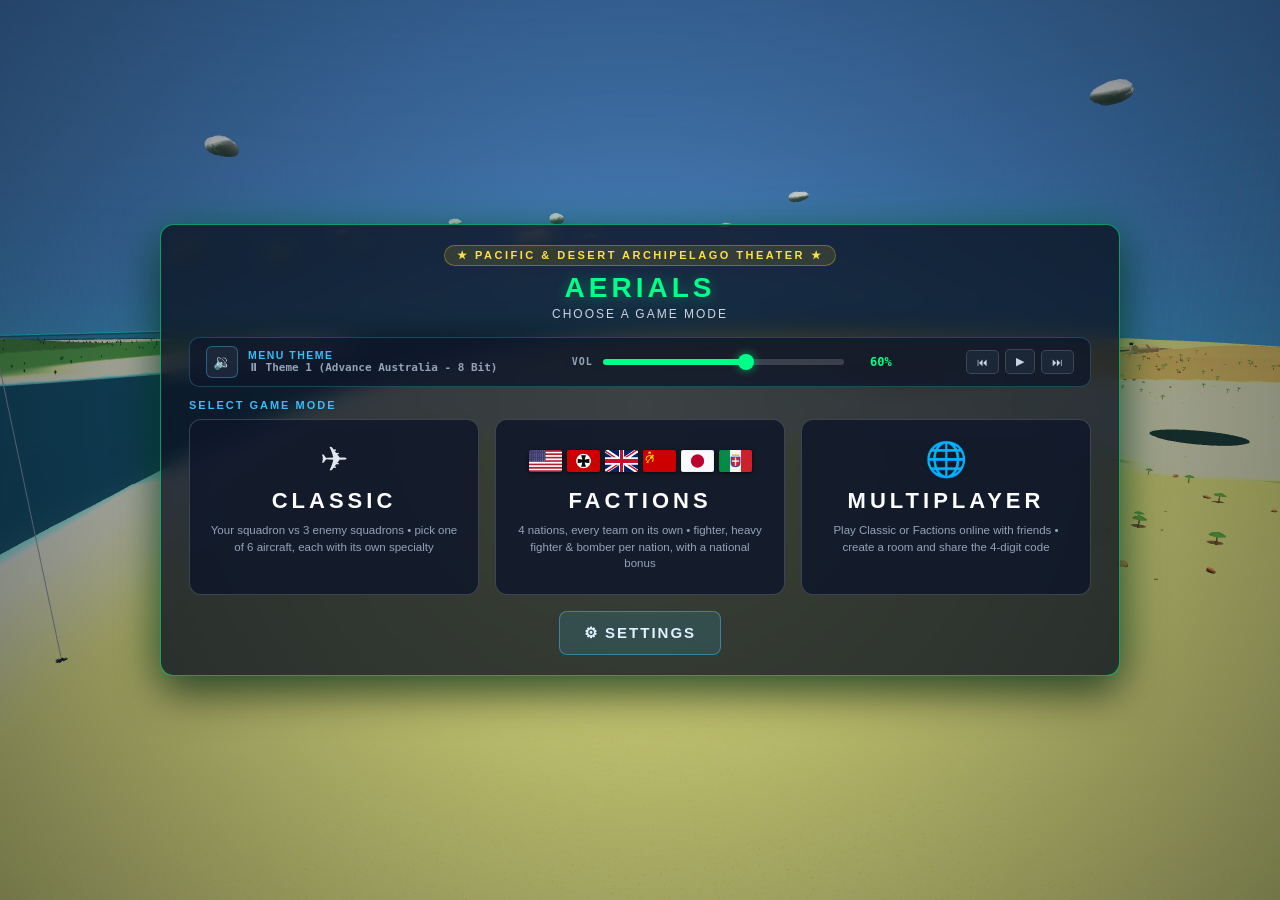
<file: index.html>
<!DOCTYPE html>
<html lang="en">
<head>
  <meta charset="UTF-8">
  <meta name="viewport" content="width=device-width, initial-scale=1.0, maximum-scale=1.0, user-scalable=no, viewport-fit=cover">
  <meta name="mobile-web-app-capable" content="yes">
  <meta name="apple-mobile-web-app-capable" content="yes">
  <title>Aerials</title>
  <link rel="stylesheet" href="style.css">
  <!-- Three.js: Local file first, CDN fallback if opened elsewhere -->
  <script src="three.min.js"></script>
  <script>
    if (typeof THREE === 'undefined') {
      document.write('<script src="https://cdnjs.cloudflare.com/ajax/libs/three.js/r128/three.min.js"><\/script>');
    }
  </script>
  <!-- Aircraft & Target 3D Model Builders -->
  <script src="ww2_aircraft_builders.js"></script>
  <script src="barrage_balloon_builder.js"></script>
</head>
<body>
  <!-- 3D Canvas WebGL Container -->
  <div id="canvas-container"></div>

  <!-- Flight HUD Overlay (Hidden while in Main Menu) -->
  <div id="hud-overlay" class="hidden">
    <!-- Multiplayer: ping to the host / player count, and the "keep the game in front" note for the host -->
    <div id="net-ping"></div>
    <div id="net-hud-note"></div>
    <!-- War Thunder Style Telemetry (Top-Left) -->
    <div id="wt-telemetry">
      <!-- Main flight readout: value on the left, label on the right -->
      <div class="wt-main">
        <div class="wt-row"><span class="wt-val" id="wt-throttle">35 %</span><span class="wt-label">THR</span></div>
        <div class="wt-row"><span class="wt-val"><span id="wt-speed">0</span> <span class="wt-unit">km/h</span></span><span class="wt-label">IAS</span></div>
        <div class="wt-row"><span class="wt-val"><span id="wt-alt">0</span> <span class="wt-unit">m</span></span><span class="wt-label">ALT</span></div>
        <div class="wt-row" id="wt-gun-row"><span class="wt-val" id="wt-gun-heat" style="color: #22c55e;">READY</span><span class="wt-label wt-label-sel">MG</span></div>
        <div class="wt-row" id="wt-gear-row"><span class="wt-val" id="wt-gear" style="color: #22c55e;">DOWN</span><span class="wt-label">GEAR</span></div>
      </div>

      <!-- Secondary status (smaller, dimmer) -->
      <div class="wt-sub">
        <div class="wt-row" id="wt-hp-row"><span class="wt-val"><span id="wt-plane-hp" style="color: #22c55e;">120</span> <span class="wt-unit">HP</span></span><span class="wt-label">ARMOR</span></div>
        <div class="wt-row" id="wt-lives-row"><span class="wt-val" id="wt-plane-lives" style="color: #fbbf24;">♥♥♥ (3/3)</span><span class="wt-label">LIVES</span></div>
        <div class="wt-row"><span class="wt-val" id="wt-flaps">RAISED</span><span class="wt-label">FLAPS</span></div>
        <div class="wt-row" id="wt-bomb-row"><span class="wt-val" id="wt-bombs" style="color: #38bdf8;">2/2 [B]</span><span class="wt-label">BOMBS</span></div>
        <div class="wt-row" id="wt-wingman-row"><span class="wt-val" id="wt-wingman" style="color: #38bdf8;">PARKED ♥♥♥</span><span class="wt-label">WING #2</span></div>
        <div class="wt-row" id="wt-bases-row"><span class="wt-val" id="wt-bases" style="color: #fca5a5;">3/3 ENEMY</span><span class="wt-label">BASES</span></div>
        <div class="wt-row" id="wt-targets-row"><span class="wt-val" id="wt-targets" style="color: #fca5a5;">6/6 AIR</span><span class="wt-label">ENEMIES</span></div>
        <div class="wt-row" id="wt-instructor-row"><span class="wt-instructor-tag" id="wt-instructor">INSTRUCTOR</span></div>
      </div>
    </div>

    <!-- Top Heading Compass -->
    <div id="compass-bar">
      <span>HDG</span>
      <span class="heading-val" id="hud-heading">000°</span>
      <span id="hud-compass-cardinal">N</span>
    </div>

    <!-- War Thunder Dual Reticle System -->
    <!-- 1. Mouse Aim Reticle: Where the mouse is pointing in world space -->
    <div id="mouse-aim-reticle">
      <div class="aim-ring"></div>
      <div class="aim-center-dot"></div>
    </div>

    <!-- 2. Aircraft Boresight / Gunsight: Where the airplane nose is actually pointed -->
    <div id="aircraft-crosshair">
      <svg class="crosshair-heat-svg" viewBox="0 0 44 44">
        <circle class="heat-track" cx="22" cy="22" r="18" fill="none" stroke="rgba(255,255,255,0.14)" stroke-width="2" />
        <circle class="heat-fill" id="crosshair-heat-fill" cx="22" cy="22" r="18" fill="none" stroke="#22c55e" stroke-width="2.5" stroke-dasharray="113.1" stroke-dashoffset="113.1" stroke-linecap="round" transform="rotate(-90 22 22)" />
      </svg>
      <div class="crosshair-center"></div>
      <div class="crosshair-wing-l"></div>
      <div class="crosshair-wing-r"></div>
      <div class="crosshair-pip top"></div>
      <div class="crosshair-pip bottom"></div>
    </div>

    <!-- Connection Line / Lead dynamic connector SVG -->
    <svg id="reticle-lead-svg">
      <line id="reticle-lead-line" x1="0" y1="0" x2="0" y2="0" stroke="rgba(255, 255, 255, 0.4)" stroke-dasharray="3,3" stroke-width="1.5" />
    </svg>

    <!-- War Thunder Style Hit Marker (4 diagonal ticks ✕ centered on crosshair) -->
    <div id="hit-marker">
      <div class="hit-tick tl"></div>
      <div class="hit-tick tr"></div>
      <div class="hit-tick bl"></div>
      <div class="hit-tick br"></div>
    </div>

    <!-- Combat Hit & Kill Notification Banner -->
    <div id="combat-banner"></div>

    <!-- Enemy Non-AI 3D Projected Target Markers, Health Bars & Lead Indicators -->
    <div id="enemy-hud-container"></div>

    <!-- Warning Banner -->
    <div id="warning-banner">⚠️ PULL UP! TERRAIN ⚠️</div>

    <!-- Flak Warning (you are inside a marked burst radius) -->
    <div id="flak-vignette"></div>
    <div id="flak-warning">⚠ IN FLAK BLAST ZONE — BREAK!</div>

    <!-- Minimap Radar (Top-Right) -->
    <div id="minimap-card">
      <canvas id="minimap-canvas" width="148" height="103"></canvas>
      <div class="minimap-title">TACTICAL MAP</div>
    </div>

    <!-- Bottom HUD Area -->
    <div id="bottom-panel">
      <!-- Action Buttons -->
      <div id="hud-buttons">
        <button class="hud-btn" id="btn-bomb" style="color: #38bdf8; border-color: rgba(56, 189, 248, 0.5);">Drop Bomb (B)</button>
        <button class="hud-btn hud-btn-static" id="btn-airfield" disabled title="Home base is fixed for the whole game">Home: AF1 North</button>
        <button class="hud-btn" id="btn-gear">Gear: Down (G)</button>
        <button class="hud-btn" id="btn-flaps">Flaps: Raised</button>
        <button class="hud-btn" id="btn-camera">Camera: Chase</button>
        <button class="hud-btn" id="btn-sound">Sound: On</button>
      </div>
    </div>

    <!-- Touch Flight Controls (phones & tablets; shown when body has .touch-mode) -->
    <div id="touch-controls">
      <!-- Swipe anywhere free to steer the aim point (or orbit the camera while LOOK is held) -->
      <div id="touch-look-zone"></div>

      <button type="button" class="touch-chip touch-pause-btn" id="touch-pause-btn" aria-label="Pause">❚❚</button>

      <!-- Throttle lever: drag up / down; the red top band is WEP -->
      <div id="touch-throttle">
        <div class="touch-throttle-track">
          <div class="touch-throttle-wep"></div>
          <div class="touch-throttle-fill" id="touch-throttle-fill"></div>
          <div class="touch-throttle-knob" id="touch-throttle-knob"></div>
        </div>
        <div class="touch-throttle-label" id="touch-throttle-label">35%</div>
      </div>

      <!-- Flight stick: steers the aim point relative to the nose -->
      <div id="touch-stick">
        <div class="touch-stick-knob" id="touch-stick-knob"></div>
      </div>

      <!-- Aircraft toggles -->
      <div id="touch-toggles">
        <button type="button" class="touch-chip" id="touch-gear">GEAR</button>
        <button type="button" class="touch-chip" id="touch-flaps">FLAPS</button>
        <button type="button" class="touch-chip" id="touch-cam">CAM</button>
      </div>

      <!-- Weapons & view -->
      <div id="touch-actions">
        <button type="button" class="touch-btn touch-fire" id="touch-fire">FIRE</button>
        <button type="button" class="touch-btn touch-zoom" id="touch-zoom">ZOOM</button>
        <button type="button" class="touch-btn touch-bomb" id="touch-bomb">BOMB</button>
        <button type="button" class="touch-btn touch-look" id="touch-look">LOOK</button>
      </div>
    </div>
  </div>

  <!-- Main Menu & Pause Overlay -->
  <div id="pointer-lock-prompt" class="main-menu-mode menu-screen-modes">
    <div class="prompt-box">
      <div class="menu-top-badge" id="menu-mode-badge">★ PACIFIC &amp; DESERT ARCHIPELAGO THEATER ★</div>
      <h2 id="menu-main-title">AERIALS</h2>
      <p class="prompt-sub" id="menu-sub-title">SELECT CALLSIGN &amp; AIRCRAFT TO DEPLOY INTO THE THEATER</p>

      <!-- Menu Music & Volume Setting (Main Menu) -->
      <div id="menu-music-section">
        <div class="music-setting-row">
          <div class="music-info-group">
            <button type="button" class="music-icon-btn" id="music-mute-btn" title="Toggle Mute">🎵</button>
            <div class="music-titles">
              <span class="music-label">MENU THEME</span>
              <span class="music-track-indicator" id="music-track-name">Track 1</span>
            </div>
          </div>
          <div class="music-slider-group">
            <label class="music-vol-icon" for="music-volume-slider">VOL</label>
            <input type="range" id="music-volume-slider" min="0" max="100" value="60" aria-label="Music Volume" />
            <span class="music-volume-val" id="music-volume-val">60%</span>
          </div>
          <div class="music-controls-group">
            <button type="button" class="music-ctrl-btn" id="btn-music-prev" title="Previous Song">⏮</button>
            <button type="button" class="music-ctrl-btn" id="btn-music-playpause" title="Play / Pause">⏸</button>
            <button type="button" class="music-ctrl-btn" id="btn-music-next" title="Next Song (Skip 50s Interval)">⏭</button>
          </div>
        </div>
      </div>

      <!-- Game Mode Select (very first Main Menu screen) -->
      <div id="mode-select-section">
        <div class="menu-section-label">SELECT GAME MODE</div>
        <div class="mode-cards-container">
          <button type="button" class="mode-card" id="mode-card-classic" data-mode="classic">
            <span class="mode-card-icon">✈</span>
            <span class="mode-card-title">CLASSIC</span>
            <span class="mode-card-sub">Your squadron vs 3 enemy squadrons &bull; pick one of 6 aircraft, each with its own specialty</span>
          </button>
          <button type="button" class="mode-card factions" id="mode-card-factions" data-mode="factions">
            <span class="mode-card-flags" id="mode-card-flags"></span>
            <span class="mode-card-title">FACTIONS</span>
            <span class="mode-card-sub">4 nations, every team on its own &bull; fighter, heavy fighter &amp; bomber per nation, with a national bonus</span>
          </button>
          <button type="button" class="mode-card online" id="mode-card-online" data-mode="online">
            <span class="mode-card-icon">🌐</span>
            <span class="mode-card-title">MULTIPLAYER</span>
            <span class="mode-card-sub">Play Classic or Factions online with friends &bull; create a room and share the 4-digit code</span>
          </button>
        </div>
      </div>

      <!-- Multiplayer: create / join a room -->
      <div id="online-section">
        <div class="net-row">
          <label class="pilot-input-label" for="net-name">YOUR NAME</label>
          <input type="text" id="net-name" spellcheck="false" autocomplete="off" placeholder="PILOT" />
        </div>
        <div class="net-split">
          <div class="net-box">
            <div class="menu-section-label">HOST A GAME</div>
            <p class="net-help">Create a room, then share its code or invite link.</p>
            <button type="button" class="net-btn primary" id="net-create-btn">CREATE ROOM</button>
          </div>
          <div class="net-box">
            <div class="menu-section-label">JOIN A GAME</div>
            <p class="net-help">Type the 4-digit code from the host.</p>
            <div class="net-join-row">
              <input type="text" id="net-code" inputmode="numeric" autocomplete="off" placeholder="0000" />
              <button type="button" class="net-btn" id="net-join-btn">JOIN</button>
            </div>
          </div>
        </div>
        <div class="net-status" id="net-status"></div>
      </div>

      <!-- Multiplayer: room / lobby -->
      <div id="room-section">
        <div class="room-head">
          <div class="room-code-box">
            <span class="room-code-label">ROOM CODE</span>
            <span class="room-code" id="room-code">----</span>
          </div>
          <div class="room-invite" id="room-invite">
            <button type="button" class="net-btn small" id="room-copy-btn">COPY INVITE LINK</button>
            <button type="button" class="net-btn small" id="room-share-btn">SHARE</button>
          </div>
        </div>
        <p class="room-awake-note" id="room-awake-note">Keep this screen open until everyone has joined — locking the phone or switching apps closes the room.</p>
        <div class="room-watching" id="room-watching">WATCHING — you'll play in the next match</div>
        <div class="room-teams" id="room-teams"></div>
        <div class="menu-section-label">YOUR AIRCRAFT</div>
        <div class="room-planes" id="room-planes"></div>
        <div class="menu-section-label" id="room-settings-label">MATCH SETTINGS</div>
        <div class="room-settings" id="room-settings"></div>
        <div class="room-actions">
          <button type="button" class="net-btn" id="room-leave-btn">LEAVE ROOM</button>
          <button type="button" class="net-btn primary" id="room-start-btn">START MATCH</button>
        </div>
        <div class="net-status" id="room-status"></div>
      </div>

      <div class="menu-back-row" id="menu-back-row">
        <button type="button" id="menu-back-btn">◀ BACK TO MODES</button>
        <span class="menu-mode-tag" id="menu-mode-tag">CLASSIC</span>
      </div>

      <!-- Pilot Name / Callsign Selection (Main Menu Only) -->
      <div id="pilot-menu-section">
        <div class="pilot-input-row">
          <label class="pilot-input-label" for="pilot-name-input">PILOT CALLSIGN</label>
          <div class="pilot-input-group">
            <input type="text" id="pilot-name-input" value="MAVERICK" maxlength="16" spellcheck="false" autocomplete="off" placeholder="ENTER CALLSIGN..." />
            <button type="button" id="btn-random-name" title="Generate Random Callsign">🎲 RANDOM</button>
          </div>
          <div class="pilot-presets">
            <button type="button" class="preset-callsign-btn active" data-callsign="MAVERICK">MAVERICK</button>
            <button type="button" class="preset-callsign-btn" data-callsign="RED TAIL">RED TAIL</button>
            <button type="button" class="preset-callsign-btn" data-callsign="VIPER">VIPER</button>
            <button type="button" class="preset-callsign-btn" data-callsign="NIGHTHAWK">NIGHTHAWK</button>
            <button type="button" class="preset-callsign-btn" data-callsign="VALKYRIE">VALKYRIE</button>
          </div>
        </div>
        <!-- Team size: planes per enemy team (chosen here only; locked during a sortie) -->
        <div class="pilot-input-row team-size-row">
          <label class="pilot-input-label">TEAM SIZE <span class="team-size-hint" id="team-size-hint">planes per enemy team</span></label>
          <div class="team-size-group" id="team-size-group">
            <button type="button" class="team-size-btn" data-size="1">1</button>
            <button type="button" class="team-size-btn active" data-size="2">2</button>
            <button type="button" class="team-size-btn" data-size="3">3</button>
            <button type="button" class="team-size-btn" data-size="4">4</button>
          </div>
        </div>
      </div>

      <!-- Aircraft Selection Menu with Photos (Main Menu Only) -->
      <div id="aircraft-menu-section">
        <div class="menu-section-label">SELECT AIRCRAFT (SHARED BASE STATS WITH UNIQUE SPECIALIZATION)</div>
        <div class="aircraft-cards-container">
          <div class="aircraft-card active" id="card-mustang" data-plane="mustang">
            <div class="aircraft-photo-wrap">
              <img class="aircraft-photo" id="photo-mustang" alt="P-51D Mustang Photo" />
              <span class="card-badge speed">⚡ HIGHER SPEED</span>
            </div>
            <div class="card-body">
              <div class="card-title">🇺🇸 P-51D Mustang</div>
              <div class="card-sub">USAAF "Red Tail" Tuskegee Airmen</div>
              <div class="card-specs"><b>SPD: 680 km/h (★)</b> &bull; TURN: Base &bull; DMG: 14 &bull; HP: 120</div>
            </div>
          </div>
          <div class="aircraft-card" id="card-zero" data-plane="zero">
            <div class="aircraft-photo-wrap">
              <img class="aircraft-photo" id="photo-zero" alt="A6M2 Zero Photo" />
              <span class="card-badge turn">🔄 HIGHER AGILITY</span>
            </div>
            <div class="card-body">
              <div class="card-title">🇯🇵 A6M2 Zero</div>
              <div class="card-sub">Imperial Japanese Navy &bull; Model 21</div>
              <div class="card-specs">SPD: 560 km/h &bull; <b>TURN: +48% Agility (★)</b> &bull; DMG: 14 &bull; HP: 120</div>
            </div>
          </div>
          <div class="aircraft-card" id="card-bf109" data-plane="bf109">
            <div class="aircraft-photo-wrap">
              <img class="aircraft-photo" id="photo-bf109" alt="Bf 109 Yellow 14 Photo" />
              <span class="card-badge damage">💥 HIGHER DAMAGE</span>
            </div>
            <div class="card-body">
              <div class="card-title">🇩🇪 Bf 109 "Yellow 14"</div>
              <div class="card-sub">Luftwaffe Jagdgeschwader &bull; RLM Camo</div>
              <div class="card-specs">SPD: 560 km/h &bull; TURN: Base &bull; <b>DMG: 26 / Hit (★)</b> &bull; HP: 120</div>
            </div>
          </div>
          <div class="aircraft-card" id="card-il2" data-plane="il2">
            <div class="aircraft-photo-wrap">
              <img class="aircraft-photo" id="photo-il2" alt="Il-2 Sturmovik Photo" />
              <span class="card-badge health">🛡️ HIGHER HEALTH</span>
            </div>
            <div class="card-body">
              <div class="card-title">☭ Il-2 Sturmovik</div>
              <div class="card-sub">Soviet VVS "Flying Tank"</div>
              <div class="card-specs">SPD: 560 km/h &bull; TURN: Base &bull; DMG: 14 &bull; <b>HP: 240 Armor (★)</b></div>
            </div>
          </div>
          <div class="aircraft-card" id="card-spitfire" data-plane="spitfire">
            <div class="aircraft-photo-wrap">
              <img class="aircraft-photo" id="photo-spitfire" alt="Spitfire Mk I Photo" />
              <span class="card-badge allround">✈️ ALL-ROUNDER</span>
            </div>
            <div class="card-body">
              <div class="card-title">🇬🇧 Spitfire Mk I</div>
              <div class="card-sub">RAF Fighter Command &bull; "QV" Duxford</div>
              <div class="card-specs"><b>SPD: 620 km/h</b> &bull; <b>TURN: +25%</b> &bull; <b>DMG: 19</b> &bull; HP: 120</div>
            </div>
          </div>
          <div class="aircraft-card" id="card-sm79" data-plane="sm79">
            <div class="aircraft-photo-wrap">
              <img class="aircraft-photo" id="photo-sm79" alt="SM.79 Sparviero Photo" />
              <span class="card-badge bomber">💣 HEAVY BOMBER</span>
            </div>
            <div class="card-body">
              <div class="card-title">🇮🇹 SM.79 Sparviero</div>
              <div class="card-sub">Regia Aeronautica &bull; "258-6"</div>
              <div class="card-specs">SPD: 500 km/h &bull; TURN: &minus;25% &bull; DMG: 10 &bull; <b>HP: 240 (★)</b> &bull; <b>BOMBS: 6 (★)</b></div>
            </div>
          </div>
        </div>
      </div>
      
      <!-- Factions setup: nation (flag cards), then aircraft type of that nation (Main Menu, Factions mode only) -->
      <div id="factions-menu-section">
        <div class="menu-section-label">1 &bull; CHOOSE YOUR NATION <span class="menu-section-note">the other 3 nations are picked at random</span></div>
        <div class="nation-cards-container" id="nation-cards"></div>
        <div class="menu-section-label" id="faction-aircraft-label">2 &bull; CHOOSE YOUR AIRCRAFT</div>
        <div class="role-cards-container" id="role-cards"></div>
        <div class="faction-rules-note" id="faction-rules-note">Every aircraft type has 2 lives. When one is lost you may pick another type of your nation that still has lives.</div>
      </div>

      <div class="prompt-features">
        <div class="feature-item">
          <span class="feature-key">MOUSE</span>
          <span class="feature-desc">Mouse Aim Steering (Virtual Instructor automatically banks, pitches &amp; coordinates rudder)</span>
        </div>
        <div class="feature-item">
          <span class="feature-key">LMB / RMB</span>
          <span class="feature-desc"><b>LMB / Space</b> fires all 4 guns (600m convergence) &bull; <b>RMB / Z</b> Gunsight Zoom for precision aiming</span>
        </div>
        <div class="feature-item">
          <span class="feature-key">L / BASES</span>
          <span class="feature-desc"><b>L</b> toggles the Ballistic Lead Indicator on moving enemies &bull; Bases are random per game &mdash; <b>bomb enemy airfields</b> (3 hits) to stop their respawns</span>
        </div>
        <div class="feature-item">
          <span class="feature-key">WASD / QE</span>
          <span class="feature-desc">100% Manual Pitch/Roll/Yaw Overrides &bull; <b>Hold C</b> for 360° Free Look</span>
        </div>
      </div>

      <!-- Touch Controls Reference (touch mode only, Main Menu & Pause) -->
      <div id="touch-help-section">
        <div class="feature-item"><span class="feature-key">STICK</span><span class="feature-desc">Left stick steers the aim point (Virtual Instructor flies to it) &bull; or <b>swipe</b> on free screen</span></div>
        <div class="feature-item"><span class="feature-key">THROTTLE</span><span class="feature-desc">Drag the lever up / down &bull; red top band = WEP</span></div>
        <div class="feature-item"><span class="feature-key">FIRE / ZOOM</span><span class="feature-desc">Hold <b>FIRE</b> to shoot &bull; tap <b>ZOOM</b> for the gunsight &bull; <b>BOMB</b> drops ordnance</span></div>
        <div class="feature-item"><span class="feature-key">LOOK / ❚❚</span><span class="feature-desc">Hold <b>LOOK</b> and swipe to look around &bull; <b>❚❚</b> pauses &bull; sensitivity in <b>⚙ SETTINGS</b></span></div>
      </div>

      <!-- Full Controls Reference (Pause Menu Only) -->
      <div id="pause-controls-section">
        <div class="menu-section-label">CONTROLS</div>
        <div class="pause-controls-grid">
          <div class="pause-controls-col">
            <div class="pause-controls-heading">FLIGHT</div>
            <div class="control-row"><span><span class="key-badge">Mouse</span></span><span>Aim (Virtual Instructor steers)</span></div>
            <div class="control-row"><span><span class="key-badge">W</span><span class="key-badge">S</span></span><span>Pitch override</span></div>
            <div class="control-row"><span><span class="key-badge">A</span><span class="key-badge">D</span></span><span>Roll override</span></div>
            <div class="control-row"><span><span class="key-badge">Q</span><span class="key-badge">E</span></span><span>Rudder override</span></div>
            <div class="control-row"><span><span class="key-badge">Wheel</span><span class="key-badge">Shift</span><span class="key-badge">Ctrl</span></span><span>Throttle &amp; WEP</span></div>
            <div class="control-row"><span><span class="key-badge">Hold C</span></span><span>Free Look (360°)</span></div>
          </div>
          <div class="pause-controls-col">
            <div class="pause-controls-heading">WEAPONS</div>
            <div class="control-row"><span><span class="key-badge">LMB</span><span class="key-badge">Space</span></span><span>Fire guns</span></div>
            <div class="control-row"><span><span class="key-badge">RMB</span><span class="key-badge">Z</span></span><span>Gunsight zoom</span></div>
            <div class="control-row"><span><span class="key-badge">B</span></span><span>Drop bomb</span></div>
            <div class="control-row"><span><span class="key-badge">L</span></span><span>Lead reticle</span></div>
            <div class="pause-controls-heading">AIRCRAFT &amp; VIEW</div>
            <div class="control-row"><span><span class="key-badge">G</span></span><span>Landing gear</span></div>
            <div class="control-row"><span><span class="key-badge">F</span></span><span>Flaps</span></div>
          </div>
          <div class="pause-controls-col">
            <div class="pause-controls-heading">MISSION</div>
            <div class="control-row"><span><span class="key-badge">R</span></span><span>Respawn</span></div>
            <div class="control-row"><span><span class="key-badge">V</span></span><span>Camera mode</span></div>
            <div class="control-row"><span><span class="key-badge">ESC</span></span><span>Pause / resume</span></div>
          </div>
        </div>
      </div>

      <div class="pause-actions-group">
        <button id="lock-start-btn">LAUNCH SORTIE</button>
        <button type="button" id="settings-open-btn">⚙ SETTINGS</button>
        <button type="button" id="pause-menu-btn" style="display: none;">MAIN MENU</button>
      </div>
      <div class="prompt-hint">Press <b>ESC</b> during flight to pause / view Controls</div>
    </div>
  </div>

  <!-- Settings Panel (opened from the Main Menu or the Pause screen; saved in this browser) -->
  <div id="settings-modal" class="hidden">
    <div class="settings-box" role="dialog" aria-modal="true" aria-labelledby="settings-title">
      <div class="settings-header">
        <h3 id="settings-title">⚙ SETTINGS</h3>
        <button type="button" class="settings-close-btn" id="settings-close-btn" aria-label="Close settings">✕</button>
      </div>

      <div class="settings-group-label">SENSITIVITY</div>
      <div class="settings-row">
        <span class="settings-label">MOUSE AIM</span>
        <div class="settings-presets" data-setting="aimSens">
          <button type="button" data-val="60">LOW</button>
          <button type="button" data-val="100">MED</button>
          <button type="button" data-val="160">HIGH</button>
        </div>
        <input type="range" class="settings-slider" data-setting="aimSens" min="20" max="300" step="5" aria-label="Mouse aim sensitivity" />
        <span class="settings-val" data-setting-val="aimSens">100%</span>
      </div>
      <div class="settings-row">
        <span class="settings-label">TOUCH STEERING</span>
        <div class="settings-presets" data-setting="touchSens">
          <button type="button" data-val="60">LOW</button>
          <button type="button" data-val="100">MED</button>
          <button type="button" data-val="160">HIGH</button>
        </div>
        <input type="range" class="settings-slider" data-setting="touchSens" min="20" max="300" step="5" aria-label="Touch steering sensitivity" />
        <span class="settings-val" data-setting-val="touchSens">100%</span>
      </div>
      <div class="settings-row settings-row-choice">
        <span class="settings-label">INVERT PITCH</span>
        <div class="settings-presets" data-setting="invertPitch">
          <button type="button" data-val="off">OFF</button>
          <button type="button" data-val="on">ON</button>
        </div>
      </div>

      <div class="settings-group-label">SPEED</div>
      <div class="settings-row">
        <span class="settings-label">GAME SPEED</span>
        <div class="settings-presets" data-setting="gameSpeed">
          <button type="button" data-val="75">SLOW</button>
          <button type="button" data-val="100">NORMAL</button>
          <button type="button" data-val="125">FAST</button>
        </div>
        <input type="range" class="settings-slider" data-setting="gameSpeed" min="50" max="150" step="5" aria-label="Game speed" />
        <span class="settings-val" data-setting-val="gameSpeed">100%</span>
      </div>
      <div class="settings-row">
        <span class="settings-label">THROTTLE RESPONSE</span>
        <div class="settings-presets" data-setting="throttleRate">
          <button type="button" data-val="60">SLOW</button>
          <button type="button" data-val="100">MED</button>
          <button type="button" data-val="180">FAST</button>
        </div>
        <input type="range" class="settings-slider" data-setting="throttleRate" min="25" max="300" step="5" aria-label="Throttle response" />
        <span class="settings-val" data-setting-val="throttleRate">100%</span>
      </div>

      <div class="settings-group-label">FIELD OF VIEW</div>
      <div class="settings-row">
        <span class="settings-label">FLIGHT FOV</span>
        <div class="settings-presets" data-setting="flightFov">
          <button type="button" data-val="55">NARROW</button>
          <button type="button" data-val="65">NORMAL</button>
          <button type="button" data-val="85">WIDE</button>
        </div>
        <input type="range" class="settings-slider" data-setting="flightFov" min="50" max="110" step="1" aria-label="Flight field of view" />
        <span class="settings-val" data-setting-val="flightFov" data-unit="°">65°</span>
      </div>
      <div class="settings-row">
        <span class="settings-label">MENU FOV</span>
        <div class="settings-presets" data-setting="menuFov">
          <button type="button" data-val="55">NARROW</button>
          <button type="button" data-val="65">NORMAL</button>
          <button type="button" data-val="85">WIDE</button>
        </div>
        <input type="range" class="settings-slider" data-setting="menuFov" min="45" max="100" step="1" aria-label="Main menu field of view" />
        <span class="settings-val" data-setting-val="menuFov" data-unit="°">65°</span>
      </div>

      <div class="settings-group-label">TOUCH &amp; DISPLAY</div>
      <div class="settings-row settings-row-choice">
        <span class="settings-label">TOUCH CONTROLS</span>
        <div class="settings-presets" data-setting="touchMode">
          <button type="button" data-val="auto">AUTO</button>
          <button type="button" data-val="on">ON</button>
          <button type="button" data-val="off">OFF</button>
        </div>
      </div>
      <div class="settings-row">
        <span class="settings-label">BUTTON SIZE</span>
        <div class="settings-presets" data-setting="touchSize">
          <button type="button" data-val="85">S</button>
          <button type="button" data-val="100">M</button>
          <button type="button" data-val="125">L</button>
        </div>
        <input type="range" class="settings-slider" data-setting="touchSize" min="70" max="150" step="5" aria-label="Touch button size" />
        <span class="settings-val" data-setting-val="touchSize">100%</span>
      </div>
      <div class="settings-row">
        <span class="settings-label">CONTROL OPACITY</span>
        <div class="settings-presets" data-setting="touchOpacity">
          <button type="button" data-val="40">LOW</button>
          <button type="button" data-val="75">MED</button>
          <button type="button" data-val="100">FULL</button>
        </div>
        <input type="range" class="settings-slider" data-setting="touchOpacity" min="20" max="100" step="5" aria-label="Touch control opacity" />
        <span class="settings-val" data-setting-val="touchOpacity">75%</span>
      </div>
      <div class="settings-row">
        <span class="settings-label">RENDER QUALITY</span>
        <div class="settings-presets" data-setting="renderQuality">
          <button type="button" data-val="60">LOW</button>
          <button type="button" data-val="80">MED</button>
          <button type="button" data-val="100">HIGH</button>
        </div>
        <input type="range" class="settings-slider" data-setting="renderQuality" min="40" max="100" step="5" aria-label="Render quality" />
        <span class="settings-val" data-setting-val="renderQuality">100%</span>
      </div>

      <div class="settings-footer">
        <button type="button" class="settings-reset-btn" id="settings-reset-btn">RESET DEFAULTS</button>
        <button type="button" class="settings-done-btn" id="settings-done-btn">DONE</button>
      </div>
    </div>
  </div>

  <!-- Crash / Game Over Defeat Modal -->
  <div id="crash-modal">
    <div id="crash-badge" class="crash-badge">💥 COMBAT LOSS</div>
    <h2 id="crash-title">AIRCRAFT DESTROYED</h2>
    <p id="crash-reason">You crashed into the terrain!</p>
    <div id="crash-debrief" class="crash-debrief" style="display: none;"></div>
    <div id="crash-picker" class="crash-picker" style="display: none;"></div>
    <div class="crash-actions">
      <button id="restart-btn" class="crash-btn primary">RESPAWN (R)</button>
      <button id="crash-menu-btn" class="crash-btn secondary">MAIN MENU</button>
    </div>
  </div>

  <!-- Victory Screen (every enemy aircraft out of lives) -->
  <div id="victory-modal" role="dialog" aria-modal="true" aria-labelledby="victory-title">
    <div class="victory-badge" id="victory-badge">🏆 VICTORY — AIRSPACE SECURED</div>
    <h2 id="victory-title">MISSION ACCOMPLISHED</h2>
    <p id="victory-sub">All enemy aircraft have been eliminated.</p>
    <div id="victory-debrief" class="crash-debrief"></div>
    <div class="crash-actions">
      <button id="victory-new-btn" class="crash-btn victory-primary">DEPLOY NEW SORTIE (R)</button>
      <button id="victory-menu-btn" class="crash-btn secondary">MAIN MENU</button>
    </div>
  </div>

  <!-- HTML5 Audio Element for Main Menu Background Music -->
  <audio id="menu-audio-element" preload="auto" playsinline></audio>

  <!-- Main Game Script -->
  <script src="net.js"></script>
  <script src="game.js"></script>
</body>
</html>
</file>
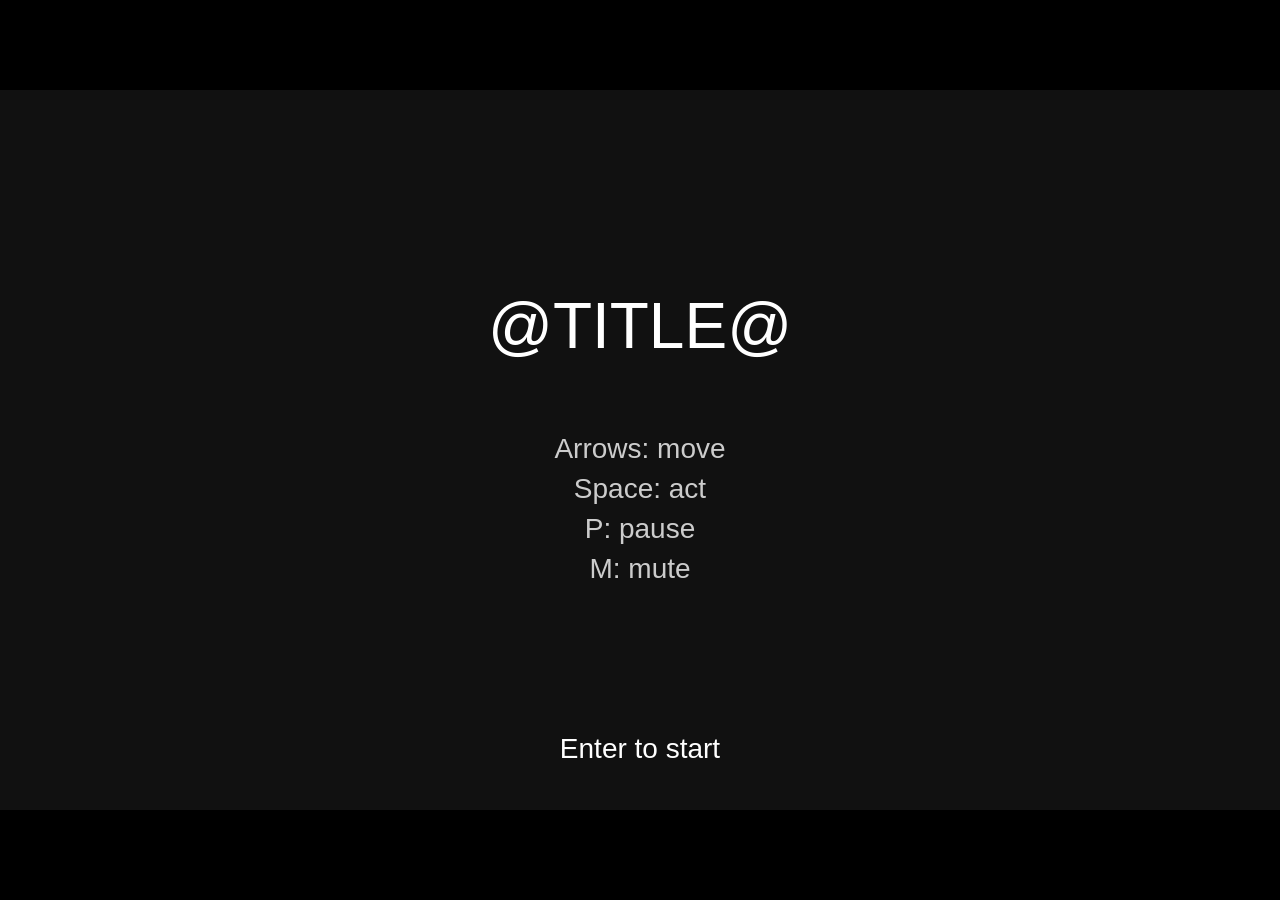
<file: .claude/docs/templates/one-shot-lean/index.html>
<!doctype html>
<!-- PROTOTYPE - NOT FOR PRODUCTION -->
<!-- Question: @QUESTION@ -->
<!-- Date: @DATE@ -->
<html lang="en">
<head>
<meta charset="utf-8">
<meta name="viewport" content="width=device-width, initial-scale=1">
<title>@TITLE@</title>
<style>
  html, body { margin: 0; height: 100%; background: #000; overflow: hidden; }
  body { font-variant-numeric: tabular-nums; }
  canvas { display: block; margin: 0 auto; }
</style>
</head>
<body>
<canvas id="game"></canvas>
<script src="config.js"></script>
<script>
'use strict';
// The one-shot's starter: only what the checks read. Keep the fixed step, the clock hook,
// window.game and the play and figures scenes. Everything else is the game's own: replace
// what is marked "the game", and draw every figure in the brief's look, in 2D or with three.js.

// ---- Built to be checked ----------------------------------------------------------------
const params = new URLSearchParams(location.search);
const tune = new Proxy({}, { get: (_, k) => CONFIG[k].value }); // live: tune.speed is CONFIG.speed.value
const STEP = 1 / 60;            // simulation step in seconds; motion is per second, never per frame
const W = 1280, H = 720;        // logical size; a pixel look lowers it and sets PIXEL
const PIXEL = false;            // pixel looks: whole-number scale, no smoothing
const FONT = 'sans-serif';      // the brief's look picks the type
const TITLE = '@TITLE@';
const CONTROLS = ['Arrows: move', 'Space: act', 'P: pause', 'M: mute']; // shown on the title screen
const clock = window.GAME_CLOCK || { now: () => performance.now() / 1000 }; // a check may inject one
const CHEAP = params.get('render') === 'cheap'; // a headless shot or check: 3D draws cheap; players never see it
let seed;
function rng() { // mulberry32; every gameplay random call reads this, never Math.random
  seed = (seed + 0x6D2B79F5) | 0;
  let t = Math.imul(seed ^ (seed >>> 15), seed | 1);
  t ^= t + Math.imul(t ^ (t >>> 7), t | 61);
  return ((t ^ (t >>> 14)) >>> 0) / 4294967296;
}
const events = []; // window.game.events: anything the game wants a run to see

// ---- Screen ---------------------------------------------------------------------------
const canvas = document.getElementById('game');
const ctx = canvas.getContext('2d');
function fit() { // fills the window at any size and pixel ratio
  const k = Math.min(innerWidth / W, innerHeight / H);
  const s = PIXEL ? Math.max(1, Math.floor(k)) : k;
  const r = PIXEL ? 1 : s * (devicePixelRatio || 1);
  canvas.width = Math.round(W * r); canvas.height = Math.round(H * r);
  canvas.style.width = Math.round(W * s) + 'px'; canvas.style.height = Math.round(H * s) + 'px';
  canvas.style.marginTop = Math.max(0, Math.floor((innerHeight - H * s) / 2)) + 'px';
  canvas.style.imageRendering = PIXEL ? 'pixelated' : 'auto';
  ctx.setTransform(r, 0, 0, r, 0, 0); ctx.imageSmoothingEnabled = !PIXEL;
}
addEventListener('resize', fit); fit();
function clear(c) { ctx.fillStyle = c; ctx.fillRect(0, 0, W, H); }
function text(s, x, y, size, c, align = 'center') {
  ctx.fillStyle = c; ctx.font = `${size}px ${FONT}`; ctx.textAlign = align;
  ctx.textBaseline = 'middle'; ctx.fillText(s, x, y);
}

// ---- Input: keys by position (event.code), OS key repeat ignored ------------------------
const down = new Set(), hit = new Set();
const pressed = code => hit.has(code); // true for one step after the key goes down
addEventListener('keydown', e => {
  startAudio();
  if (!e.repeat) { down.add(e.code); hit.add(e.code); }
  if (e.code === 'Space' || e.code.startsWith('Arrow')) e.preventDefault();
});
addEventListener('keyup', e => down.delete(e.code));
addEventListener('pointerdown', () => startAudio());
addEventListener('blur', () => down.clear());

// ---- Audio: started on first input, mute on M --------------------------------------------
let audio = null, muted = false;
function startAudio() {
  if (!audio) {
    const ac = window.GAME_AUDIO || new (window.AudioContext || window.webkitAudioContext)(); // a check may inject one
    const out = ac.createGain(); out.gain.value = muted ? 0 : tune.volume;
    out.connect(ac.destination); audio = { ac, out };
  }
  if (audio.ac.state === 'suspended') audio.ac.resume();
}
function setMuted(m) { muted = m; if (audio) audio.out.gain.value = m ? 0 : tune.volume; }
addEventListener('tune', () => setMuted(muted)); // the tweak panel (an add-on), when added, moved a value: the volume follows
function tone(freq, dur, type = 'square', vol = 0.3) {
  if (!audio || muted) return;
  const t = audio.ac.currentTime, o = audio.ac.createOscillator(), g = audio.ac.createGain();
  o.type = type; o.frequency.value = freq;
  g.gain.setValueAtTime(vol, t); g.gain.exponentialRampToValueAtTime(0.001, t + dur);
  o.connect(g).connect(audio.out); o.start(t); o.stop(t + dur);
}

// ---- Scenes: keep only the day-one screens the brief calls for ----------------------------
// title: always. pause: real-time games. over: hard failure. results: a game with an end.
// figures: every enemy kind and unit side by side, for the outline check (?scene=figures).
// The checks look for play by name.
let scene, state;
function reset() {
  seed = Number(params.get('seed')) || CONFIG.seed;
  // state.gained: what this run gained or learned, the high the ending shows.
  state = { t: 0, score: 0, gained: '' }; // the game
}
const scenes = {
  figures: {
    update(dt) { state.t += dt; },
    draw() { clear('#000'); /* the game: each enemy kind and unit, its name under it, in play's look */ },
  },
  title: {
    update() { if (pressed('Enter') || pressed('Space')) { reset(); scene = 'play'; } },
    draw() {
      clear('#111'); text(TITLE, W / 2, H / 3, 64, '#fff');
      CONTROLS.forEach((c, i) => text(c, W / 2, H / 2 + i * 40, 28, '#ccc'));
      text('Enter to start', W / 2, H - 60, 28, '#fff');
    },
  },
  play: {
    update(dt) {
      if (pressed('KeyP') || pressed('Escape')) { scene = 'pause'; return; }
      state.t += dt; // the game
    },
    draw() {
      clear('#000'); /* the game: the world, every figure drawn in the brief's look */
      text(`${state.score}`, 24, 32, 28, '#fff', 'left'); /* the HUD */
    },
  },
  pause: {
    update() { if (pressed('KeyP') || pressed('Escape')) scene = 'play'; },
    draw() { scenes.play.draw(); text('Paused', W / 2, H / 2, 48, '#fff'); },
  },
  over: {
    update() { if (pressed('KeyR') || pressed('Enter')) { reset(); scene = 'play'; } },
    draw() {
      scenes.play.draw(); text(state.gained || 'Game over', W / 2, H / 2 - 24, 48, '#fff');
      text('R to restart', W / 2, H / 2 + 40, 28, '#ccc');
    },
  },
  results: {
    update() { if (pressed('Enter')) { reset(); scene = 'play'; } },
    draw() {
      scenes.play.draw(); text(state.gained || `Score ${state.score}`, W / 2, H / 2 - 24, 48, '#fff');
      text(`Score ${state.score}: Enter to play again`, W / 2, H / 2 + 40, 28, '#ccc');
    },
  },
};

// ---- Loop: fixed step, frame time clamped ---------------------------------------------
function step() {
  if (pressed('KeyM')) { setMuted(!muted); hit.delete('KeyM'); }
  scenes[scene].update(STEP); hit.clear();
}
let last, acc = 0, ALPHA = 1; // ALPHA: how far the frame is between the last two steps
function tick() {
  const now = clock.now();
  acc += Math.min(now - last, 0.25); last = now; // a stall never fast-forwards the game
  while (acc >= STEP) { step(); acc -= STEP; }
  ALPHA = acc / STEP; // draw between steps, so the view never judders
  drawFrame();
}
function drawFrame() { scenes[scene].draw(); }
function frame() { tick(); requestAnimationFrame(frame); }
// A headless browser on a time budget runs timers but almost no animation frames: a timer
// ticks when no frame has come for 100 ms on a visible page; a hidden tab stays paused.
function timer() { if (document.visibilityState === 'visible' && clock.now() - last > 0.1) tick(); }

// ---- What a check can read and drive (?manual=1 stops the loop; players never see it) ----
window.game = {
  get scene() { return scene; },
  get state() { return state; },
  press(code) { hit.add(code); },
  hold(code, on) { on ? down.add(code) : down.delete(code); },
  get events() { return events; }, // the loop steps; a check empties it
  step(n = 1, draw = true, alpha = 1) {
    for (let i = 0; i < n; i++) step();
    if (draw) { ALPHA = alpha; drawFrame(); }
  },
};

reset();
scene = params.get('scene') || 'title';
last = clock.now();
if (params.get('manual') === '1') drawFrame();
else { requestAnimationFrame(frame); setInterval(timer, 50); }
</script>
</body>
</html>
</file>
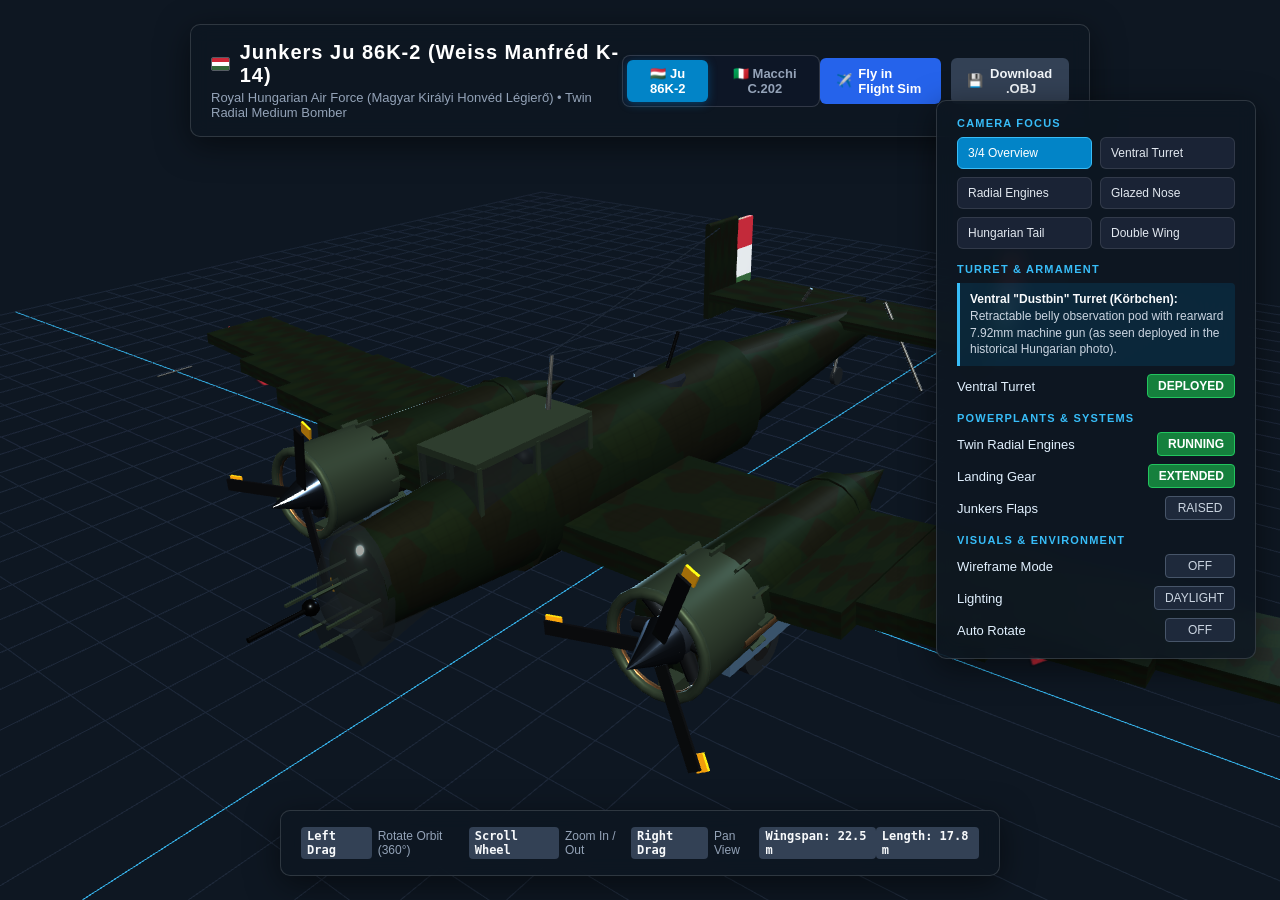
<file: ju86-viewer.html>
<!DOCTYPE html>
<html lang="en">
<head>
  <meta charset="UTF-8">
  <meta name="viewport" content="width=device-width, initial-scale=1.0">
  <title>Hungarian Junkers Ju 86K-2 - 3D Interactive Model Showcase</title>
  <style>
    * {
      box-sizing: border-box;
      margin: 0;
      padding: 0;
      user-select: none;
    }
    body, html {
      width: 100%;
      height: 100%;
      overflow: hidden;
      background-color: #0d131a;
      font-family: 'Segoe UI', -apple-system, BlinkMacSystemFont, Roboto, sans-serif;
      color: #e2f1ff;
    }
    #viewer-canvas {
      position: absolute;
      top: 0;
      left: 0;
      width: 100%;
      height: 100%;
      z-index: 1;
    }
    /* UI Overlay */
    #ui-container {
      position: absolute;
      top: 0;
      left: 0;
      width: 100%;
      height: 100%;
      z-index: 10;
      pointer-events: none;
      display: flex;
      flex-direction: column;
      justify-content: space-between;
      padding: 24px;
    }
    .panel {
      pointer-events: auto;
      background: rgba(14, 23, 34, 0.85);
      border: 1px solid rgba(255, 255, 255, 0.14);
      backdrop-filter: blur(10px);
      border-radius: 10px;
      padding: 16px 20px;
      box-shadow: 0 8px 32px rgba(0, 0, 0, 0.5);
    }
    /* Header Bar */
    header.panel {
      display: flex;
      justify-content: space-between;
      align-items: center;
      max-width: 900px;
      width: 100%;
      margin: 0 auto;
    }
    .title-group h1 {
      font-size: 20px;
      font-weight: 700;
      letter-spacing: 1px;
      color: #ffffff;
      display: flex;
      align-items: center;
      gap: 10px;
    }
    .hun-flag {
      display: inline-flex;
      flex-direction: column;
      width: 20px;
      height: 14px;
      border-radius: 2px;
      overflow: hidden;
      border: 1px solid rgba(255, 255, 255, 0.3);
    }
    .hun-flag span:nth-child(1) { flex: 1; background: #ce2939; }
    .hun-flag span:nth-child(2) { flex: 1; background: #ffffff; }
    .hun-flag span:nth-child(3) { flex: 1; background: #356839; }
    .title-group p {
      font-size: 13px;
      color: #94a3b8;
      margin-top: 3px;
    }
    .top-actions {
      display: flex;
      gap: 10px;
    }
    .action-btn {
      background: #2563eb;
      color: #ffffff;
      border: none;
      border-radius: 6px;
      padding: 8px 16px;
      font-size: 13px;
      font-weight: 600;
      cursor: pointer;
      display: inline-flex;
      align-items: center;
      gap: 6px;
      transition: all 0.2s;
      text-decoration: none;
    }
    .action-btn:hover {
      background: #1d4ed8;
      transform: translateY(-1px);
    }
    .action-btn.secondary {
      background: #334155;
      color: #f1f5f9;
    }
    .action-btn.secondary:hover {
      background: #475569;
    }
    /* Side Inspector Sidebar */
    #sidebar {
      position: absolute;
      top: 100px;
      right: 24px;
      width: 320px;
      max-height: calc(100% - 140px);
      overflow-y: auto;
      display: flex;
      flex-direction: column;
      gap: 14px;
    }
    .section-title {
      font-size: 11px;
      font-weight: 700;
      text-transform: uppercase;
      letter-spacing: 1.2px;
      color: #38bdf8;
      margin-bottom: 8px;
    }
    .btn-grid {
      display: grid;
      grid-template-columns: 1fr 1fr;
      gap: 8px;
    }
    .cam-btn {
      background: rgba(30, 41, 59, 0.8);
      border: 1px solid rgba(255, 255, 255, 0.1);
      color: #e2e8f0;
      padding: 8px 10px;
      border-radius: 6px;
      font-size: 12px;
      font-weight: 500;
      cursor: pointer;
      transition: all 0.15s;
      text-align: left;
    }
    .cam-btn:hover {
      background: rgba(51, 65, 85, 0.9);
      border-color: #38bdf8;
      color: #ffffff;
    }
    .cam-btn.active {
      background: #0284c7;
      border-color: #38bdf8;
      color: #ffffff;
    }
    .control-row {
      display: flex;
      justify-content: space-between;
      align-items: center;
      margin-bottom: 8px;
      font-size: 13px;
    }
    .control-row:last-child {
      margin-bottom: 0;
    }
    .toggle-btn {
      background: #1e293b;
      border: 1px solid #475569;
      color: #cbd5e1;
      padding: 4px 10px;
      border-radius: 4px;
      font-size: 12px;
      cursor: pointer;
      min-width: 70px;
      text-align: center;
      transition: all 0.15s;
    }
    .toggle-btn.on {
      background: #15803d;
      border-color: #22c55e;
      color: #ffffff;
      font-weight: 600;
    }
    /* Info Callout */
    .feature-tag {
      background: rgba(2, 132, 199, 0.15);
      border-left: 3px solid #38bdf8;
      padding: 8px 10px;
      border-radius: 0 4px 4px 0;
      font-size: 12px;
      line-height: 1.4;
      color: #cbd5e1;
      margin-bottom: 8px;
    }
    .feature-tag strong {
      color: #f8fafc;
    }
    /* Bottom Controls Help */
    #bottom-help.panel {
      max-width: 720px;
      margin: 0 auto;
      display: flex;
      justify-content: space-around;
      font-size: 12px;
      color: #94a3b8;
    }
    .help-item {
      display: flex;
      align-items: center;
      gap: 6px;
    }
    .help-key {
      background: #334155;
      color: #f8fafc;
      padding: 2px 6px;
      border-radius: 4px;
      font-family: monospace;
      font-weight: 700;
    }
    .ita-flag {
      display: inline-flex;
      flex-direction: row;
      width: 21px;
      height: 14px;
      border-radius: 2px;
      overflow: hidden;
      border: 1px solid rgba(255, 255, 255, 0.3);
    }
    .ita-flag span:nth-child(1) { flex: 1; background: #009246; }
    .ita-flag span:nth-child(2) { flex: 1; background: #ffffff; }
    .ita-flag span:nth-child(3) { flex: 1; background: #ce2b37; }

    .hangar-plane-switch {
      display: inline-flex;
      background: rgba(15, 23, 42, 0.7);
      padding: 4px;
      border-radius: 8px;
      border: 1px solid rgba(255, 255, 255, 0.15);
      gap: 6px;
    }
    .plane-tab-btn {
      background: transparent;
      border: none;
      color: #94a3b8;
      padding: 6px 14px;
      border-radius: 6px;
      font-size: 13px;
      font-weight: 600;
      cursor: pointer;
      transition: all 0.2s;
    }
    .plane-tab-btn:hover {
      color: #ffffff;
      background: rgba(255, 255, 255, 0.05);
    }
    .plane-tab-btn.active {
      background: #0284c7;
      color: #ffffff;
      box-shadow: 0 2px 10px rgba(2, 132, 199, 0.4);
    }
  </style>
  <script src="three.min.js"></script>
  <script src="ju86_builder.js"></script>
  <script src="macchi_c202_data.js"></script>
  <script src="macchi_builder.js"></script>
</head>
<body>
  <canvas id="viewer-canvas"></canvas>

  <div id="ui-container">
    <!-- Top Header Bar -->
    <header class="panel">
      <div class="title-group">
        <h1 id="hangar-title">
          <span id="hangar-flag" class="hun-flag">
            <span></span><span></span><span></span>
          </span>
          <span id="hangar-plane-name">Junkers Ju 86K-2 (Weiss Manfréd K-14)</span>
        </h1>
        <p id="hangar-plane-sub">Royal Hungarian Air Force (Magyar Királyi Honvéd Légierő) &bull; Twin Radial Medium Bomber</p>
      </div>

      <div class="hangar-plane-switch">
        <button class="plane-tab-btn active" id="tab-ju86" data-plane="ju86">🇭🇺 Ju 86K-2</button>
        <button class="plane-tab-btn" id="tab-c202" data-plane="c202">🇮🇹 Macchi C.202</button>
      </div>

      <div class="top-actions">
        <a href="index.html" class="action-btn">
          <span>✈️</span> Fly in Flight Sim
        </a>
        <button id="btn-export-obj" class="action-btn secondary">
          <span>💾</span> Download .OBJ
        </button>
      </div>
    </header>

    <!-- Right Sidebar: Camera Viewpoints & Interactive Toggles -->
    <div id="sidebar" class="panel">
      <div>
        <div class="section-title">Camera Focus</div>
        <div class="btn-grid" id="cam-buttons">
          <button class="cam-btn active" data-view="overview">3/4 Overview</button>
          <button class="cam-btn" data-view="detail1">Ventral Turret</button>
          <button class="cam-btn" data-view="engines">Radial Engines</button>
          <button class="cam-btn" data-view="nose">Glazed Nose</button>
          <button class="cam-btn" data-view="tail">Hungarian Tail</button>
          <button class="cam-btn" data-view="wing">Double Wing</button>
        </div>
      </div>

      <div id="section-armament">
        <div class="section-title" id="armament-title">Turret &amp; Armament</div>
        <div class="feature-tag" id="armament-desc">
          <strong>Ventral "Dustbin" Turret (Körbchen):</strong> Retractable belly observation pod with rearward 7.92mm machine gun (as seen deployed in the historical Hungarian photo).
        </div>
        <div class="control-row" id="turret-control-row">
          <span id="turret-label">Ventral Turret</span>
          <button id="btn-turret" class="toggle-btn on">DEPLOYED</button>
        </div>
      </div>

      <div>
        <div class="section-title" id="systems-title">Powerplants &amp; Systems</div>
        <div class="control-row">
          <span id="engines-label">Twin Radial Engines</span>
          <button id="btn-engines" class="toggle-btn on">RUNNING</button>
        </div>
        <div class="control-row" id="gear-control-row">
          <span>Landing Gear</span>
          <button id="btn-gear" class="toggle-btn on">EXTENDED</button>
        </div>
        <div class="control-row" id="flaps-control-row">
          <span>Junkers Flaps</span>
          <button id="btn-flaps" class="toggle-btn">RAISED</button>
        </div>
      </div>

      <div>
        <div class="section-title">Visuals &amp; Environment</div>
        <div class="control-row">
          <span>Wireframe Mode</span>
          <button id="btn-wireframe" class="toggle-btn">OFF</button>
        </div>
        <div class="control-row">
          <span>Lighting</span>
          <button id="btn-env" class="toggle-btn">DAYLIGHT</button>
        </div>
        <div class="control-row">
          <span>Auto Rotate</span>
          <button id="btn-autorotate" class="toggle-btn">OFF</button>
        </div>
      </div>
    </div>

    <!-- Bottom Mouse Controls Helper -->
    <div id="bottom-help" class="panel">
      <div class="help-item">
        <span class="help-key">Left Drag</span> Rotate Orbit (360°)
      </div>
      <div class="help-item">
        <span class="help-key">Scroll Wheel</span> Zoom In / Out
      </div>
      <div class="help-item">
        <span class="help-key">Right Drag</span> Pan View
      </div>
      <div class="help-item">
        <span class="help-key" id="stat-wingspan">Wingspan: 22.5 m</span>
      </div>
      <div class="help-item">
        <span class="help-key" id="stat-length">Length: 17.8 m</span>
      </div>
    </div>
  </div>

  <script>
    (function() {
      // 1. Scene, Camera, Renderer Setup
      const canvas = document.getElementById('viewer-canvas');
      const renderer = new THREE.WebGLRenderer({ canvas: canvas, antialias: true, powerPreference: 'high-performance' });
      renderer.setPixelRatio(window.devicePixelRatio || 1);
      renderer.setSize(window.innerWidth, window.innerHeight);
      renderer.shadowMap.enabled = true;
      renderer.shadowMap.type = THREE.PCFSoftShadowMap;

      const scene = new THREE.Scene();
      scene.background = new THREE.Color(0x0e1722);
      scene.fog = new THREE.FogExp2(0x0e1722, 0.012);

      const camera = new THREE.PerspectiveCamera(45, window.innerWidth / window.innerHeight, 0.1, 1000);

      // 2. Lighting Rig
      const ambientLight = new THREE.AmbientLight(0xd4e4f7, 0.55);
      scene.add(ambientLight);

      const sunLight = new THREE.DirectionalLight(0xfff6e5, 1.2);
      sunLight.position.set(25, 40, 20);
      sunLight.castShadow = true;
      sunLight.shadow.mapSize.width = 2048;
      sunLight.shadow.mapSize.height = 2048;
      sunLight.shadow.bias = -0.0005;
      scene.add(sunLight);

      const fillLight = new THREE.DirectionalLight(0x7ea9d1, 0.45);
      fillLight.position.set(-25, -10, -20);
      scene.add(fillLight);

      const rimLight = new THREE.DirectionalLight(0x93c5fd, 0.35);
      rimLight.position.set(0, 15, -35);
      scene.add(rimLight);

      // Grid Floor
      const grid = new THREE.GridHelper(50, 50, 0x38bdf8, 0x1e293b);
      grid.position.y = -1.95;
      scene.add(grid);

      // 3. Build Hungarian Ju 86 & Macchi C.202 Models
      const ju86Data = Ju86Builder.createHungarianJu86({
        deployedTurret: true,
        gearDown: true
      });
      scene.add(ju86Data.group);

      let macchiData = null;

      // State
      const state = {
        currentPlane: 'ju86',
        turretDeployed: true,
        enginesRunning: true,
        gearDown: true,
        flapsCombat: false,
        wireframe: false,
        autoRotate: false,
        envMode: 'daylight',
        propSpeed: 30,
        // Orbit Controls State
        orbit: {
          target: new THREE.Vector3(0, 0, 0),
          camTarget: new THREE.Vector3(0, 0, 0),
          radius: 20,
          camRadius: 20,
          theta: 0.65,
          camTheta: 0.65,
          phi: 1.15,
          camPhi: 1.15,
          isDragging: false,
          isPanning: false,
          prevX: 0,
          prevY: 0
        }
      };

      // Camera Presets per Plane
      const cameraPresets = {
        ju86: {
          overview: { target: new THREE.Vector3(0, 0.5, 0), radius: 22, theta: 0.65, phi: 1.15 },
          detail1:  { target: new THREE.Vector3(0, -0.9, -0.9), radius: 5.5, theta: 2.5, phi: 1.7 },
          engines:  { target: new THREE.Vector3(3.8, 0, 3.2), radius: 7.2, theta: 0.3, phi: 1.3 },
          nose:     { target: new THREE.Vector3(0, 0.4, 5.5), radius: 6.8, theta: 0.1, phi: 1.4 },
          tail:     { target: new THREE.Vector3(0, 1.2, -7.8), radius: 10.5, theta: 3.14, phi: 1.2 },
          wing:     { target: new THREE.Vector3(5.5, 0, 1.0), radius: 12.0, theta: 1.2, phi: 1.0 }
        },
        c202: {
          overview: { target: new THREE.Vector3(0, 0, 0), radius: 12.5, theta: 0.65, phi: 1.15 },
          detail1:  { target: new THREE.Vector3(0, 0.65, 0.15), radius: 3.2, theta: 0.4, phi: 1.2 },
          engines:  { target: new THREE.Vector3(0, 0.1, 2.8), radius: 4.8, theta: 0.35, phi: 1.3 },
          nose:     { target: new THREE.Vector3(0, -0.1, 4.3), radius: 3.5, theta: 0.1, phi: 1.4 },
          tail:     { target: new THREE.Vector3(0, 0.6, -3.8), radius: 5.5, theta: 3.14, phi: 1.2 },
          wing:     { target: new THREE.Vector3(3.2, 0, 0.2), radius: 6.8, theta: 1.2, phi: 1.0 }
        }
      };

      function setViewPreset(key) {
        const presets = cameraPresets[state.currentPlane] || cameraPresets.ju86;
        const p = presets[key] || presets.overview;
        if (!p) return;
        state.orbit.camTarget.copy(p.target);
        state.orbit.camRadius = p.radius;
        state.orbit.camTheta = p.theta;
        state.orbit.camPhi = p.phi;

        document.querySelectorAll('.cam-btn').forEach(btn => {
          btn.classList.toggle('active', btn.getAttribute('data-view') === key);
        });
      }

      function setHangarPlane(planeId) {
        state.currentPlane = planeId;
        document.getElementById('tab-ju86').classList.toggle('active', planeId === 'ju86');
        document.getElementById('tab-c202').classList.toggle('active', planeId === 'c202');

        const camBtns = document.getElementById('cam-buttons').children;

        if (planeId === 'c202') {
          if (!macchiData) {
            macchiData = MacchiBuilder.createMacchiC202();
          }
          scene.remove(ju86Data.group);
          scene.add(macchiData.group);
          grid.position.y = -1.55;

          // Header text & flags
          const flagEl = document.getElementById('hangar-flag');
          flagEl.className = 'ita-flag';
          flagEl.innerHTML = '<span></span><span></span><span></span>';
          document.getElementById('hangar-plane-name').textContent = 'Macchi C.202 Folgore ("Lightning")';
          document.getElementById('hangar-plane-sub').textContent = 'Regia Aeronautica (Italian Royal Air Force) \u2022 Daimler-Benz DB 601 V-12 Interceptor';

          // Dimensions
          document.getElementById('stat-wingspan').textContent = 'Wingspan: 10.58 m';
          document.getElementById('stat-length').textContent = 'Length: 8.85 m';

          // Sidebar camera buttons
          camBtns[0].textContent = '3/4 Overview';
          camBtns[1].textContent = 'Cockpit & Guns';
          camBtns[2].textContent = 'DB 601 Engine';
          camBtns[3].textContent = 'Spinner & Prop';
          camBtns[4].textContent = 'Folgore Tail';
          camBtns[5].textContent = 'Elliptical Wing';

          // Armament section
          document.getElementById('armament-title').textContent = 'Armament & Cockpit';
          document.getElementById('armament-desc').innerHTML = '<strong>Twin 12.7 mm Breda-SAFAT machine guns</strong> mounted above DB 601 engine synchronized through propeller arc, plus wing hardpoints.';
          document.getElementById('turret-control-row').style.display = 'none';
          document.getElementById('flaps-control-row').style.display = 'none';
          document.getElementById('engines-label').textContent = 'DB 601 V-12 Engine';

          // Wireframe sync
          macchiData.group.traverse(child => {
            if (child.isMesh && child.material) child.material.wireframe = state.wireframe;
          });

          setViewPreset('overview');
        } else {
          if (macchiData) scene.remove(macchiData.group);
          scene.add(ju86Data.group);
          grid.position.y = -1.95;

          // Header text & flags
          const flagEl = document.getElementById('hangar-flag');
          flagEl.className = 'hun-flag';
          flagEl.innerHTML = '<span></span><span></span><span></span>';
          document.getElementById('hangar-plane-name').textContent = 'Junkers Ju 86K-2 (Weiss Manfr\u00e9d K-14)';
          document.getElementById('hangar-plane-sub').textContent = 'Royal Hungarian Air Force (Magyar Kir\u00e1lyi Honv\u00e9d L\u00e9gier\u0151) \u2022 Twin Radial Medium Bomber';

          // Dimensions
          document.getElementById('stat-wingspan').textContent = 'Wingspan: 22.5 m';
          document.getElementById('stat-length').textContent = 'Length: 17.8 m';

          // Sidebar camera buttons
          camBtns[0].textContent = '3/4 Overview';
          camBtns[1].textContent = 'Ventral Turret';
          camBtns[2].textContent = 'Radial Engines';
          camBtns[3].textContent = 'Glazed Nose';
          camBtns[4].textContent = 'Hungarian Tail';
          camBtns[5].textContent = 'Double Wing';

          // Armament section
          document.getElementById('armament-title').textContent = 'Turret & Armament';
          document.getElementById('armament-desc').innerHTML = '<strong>Ventral "Dustbin" Turret (K\u00f6rbchen):</strong> Retractable belly observation pod with rearward 7.92mm machine gun (as seen deployed in the historical Hungarian photo).';
          document.getElementById('turret-control-row').style.display = 'flex';
          document.getElementById('flaps-control-row').style.display = 'flex';
          document.getElementById('engines-label').textContent = 'Twin Radial Engines';

          // Wireframe sync
          ju86Data.group.traverse(child => {
            if (child.isMesh && child.material) child.material.wireframe = state.wireframe;
          });

          setViewPreset('overview');
        }
      }

      // Event Listeners for UI
      document.querySelectorAll('.cam-btn').forEach(btn => {
        btn.addEventListener('click', () => {
          setViewPreset(btn.getAttribute('data-view'));
        });
      });

      document.getElementById('tab-ju86').addEventListener('click', () => setHangarPlane('ju86'));
      document.getElementById('tab-c202').addEventListener('click', () => setHangarPlane('c202'));

      // Ventral Turret Toggle
      const btnTurret = document.getElementById('btn-turret');
      btnTurret.addEventListener('click', () => {
        state.turretDeployed = !state.turretDeployed;
        btnTurret.textContent = state.turretDeployed ? 'DEPLOYED' : 'RETRACTED';
        btnTurret.classList.toggle('on', state.turretDeployed);
        if (ju86Data && typeof ju86Data.setTurretDeployment === 'function') {
          ju86Data.setTurretDeployment(state.turretDeployed ? 1 : 0);
        }
      });

      // Engines Toggle
      const btnEngines = document.getElementById('btn-engines');
      btnEngines.addEventListener('click', () => {
        state.enginesRunning = !state.enginesRunning;
        btnEngines.textContent = state.enginesRunning ? 'RUNNING' : 'STOPPED';
        btnEngines.classList.toggle('on', state.enginesRunning);
      });

      // Landing Gear Toggle
      const btnGear = document.getElementById('btn-gear');
      btnGear.addEventListener('click', () => {
        state.gearDown = !state.gearDown;
        btnGear.textContent = state.gearDown ? 'EXTENDED' : 'RETRACTED';
        btnGear.classList.toggle('on', state.gearDown);
        if (ju86Data && typeof ju86Data.setGearDeployment === 'function') {
          ju86Data.setGearDeployment(state.gearDown);
        }
      });

      // Flaps Toggle
      const btnFlaps = document.getElementById('btn-flaps');
      btnFlaps.addEventListener('click', () => {
        state.flapsCombat = !state.flapsCombat;
        btnFlaps.textContent = state.flapsCombat ? 'COMBAT (20\u00b0)' : 'RAISED (0\u00b0)';
        btnFlaps.classList.toggle('on', state.flapsCombat);
        if (ju86Data && typeof ju86Data.setFlapDroop === 'function') {
          ju86Data.setFlapDroop(state.flapsCombat ? 0.35 : 0);
        }
      });

      // Wireframe Toggle
      const btnWireframe = document.getElementById('btn-wireframe');
      btnWireframe.addEventListener('click', () => {
        state.wireframe = !state.wireframe;
        btnWireframe.textContent = state.wireframe ? 'ON' : 'OFF';
        btnWireframe.classList.toggle('on', state.wireframe);
        const activePlane = (state.currentPlane === 'c202') ? macchiData : ju86Data;
        if (activePlane && activePlane.group) {
          activePlane.group.traverse(child => {
            if (child.isMesh && child.material) {
              child.material.wireframe = state.wireframe;
            }
          });
        }
      });

      // Environment Mode Toggle
      const btnEnv = document.getElementById('btn-env');
      btnEnv.addEventListener('click', () => {
        if (state.envMode === 'daylight') {
          state.envMode = 'sunset';
          btnEnv.textContent = 'SUNSET';
          scene.background.set(0x22131b);
          scene.fog.color.set(0x22131b);
          sunLight.color.set(0xff8844);
          ambientLight.color.set(0x884455);
        } else if (state.envMode === 'sunset') {
          state.envMode = 'hangar';
          btnEnv.textContent = 'HANGAR';
          scene.background.set(0x11161d);
          scene.fog.color.set(0x11161d);
          sunLight.color.set(0xdbeafe);
          ambientLight.color.set(0x38bdf8);
        } else {
          state.envMode = 'daylight';
          btnEnv.textContent = 'DAYLIGHT';
          scene.background.set(0x0e1722);
          scene.fog.color.set(0x0e1722);
          sunLight.color.set(0xfff6e5);
          ambientLight.color.set(0xd4e4f7);
        }
      });

      // Auto Rotate Toggle
      const btnAutoRotate = document.getElementById('btn-autorotate');
      btnAutoRotate.addEventListener('click', () => {
        state.autoRotate = !state.autoRotate;
        btnAutoRotate.textContent = state.autoRotate ? 'ON' : 'OFF';
        btnAutoRotate.classList.toggle('on', state.autoRotate);
      });

      // Export OBJ Download
      document.getElementById('btn-export-obj').addEventListener('click', () => {
        const file = (state.currentPlane === 'c202') ? 'macchi_c202.obj' : 'hungarian_ju86.obj';
        const a = document.createElement('a');
        a.href = file;
        a.download = file;
        document.body.appendChild(a);
        a.click();
        document.body.removeChild(a);
      });

      // Mouse Orbit & Pan Interaction
      window.addEventListener('mousedown', (e) => {
        if (e.target.closest('#ui-container')) return;
        if (e.button === 0) {
          state.orbit.isDragging = true;
          state.orbit.prevX = e.clientX;
          state.orbit.prevY = e.clientY;
        } else if (e.button === 2) {
          state.orbit.isPanning = true;
          state.orbit.prevX = e.clientX;
          state.orbit.prevY = e.clientY;
        }
      });

      window.addEventListener('mousemove', (e) => {
        if (state.orbit.isDragging) {
          const dx = e.clientX - state.orbit.prevX;
          const dy = e.clientY - state.orbit.prevY;
          state.orbit.camTheta -= dx * 0.007;
          state.orbit.camPhi = Math.max(0.05, Math.min(Math.PI - 0.05, state.orbit.camPhi - dy * 0.007));
          state.orbit.prevX = e.clientX;
          state.orbit.prevY = e.clientY;
        } else if (state.orbit.isPanning) {
          const dx = e.clientX - state.orbit.prevX;
          const dy = e.clientY - state.orbit.prevY;
          const factor = state.orbit.radius * 0.0015;
          const right = new THREE.Vector3().crossVectors(camera.up, camera.getWorldDirection(new THREE.Vector3())).negate().normalize();
          const up = camera.up.clone().normalize();
          state.orbit.camTarget.add(right.multiplyScalar(dx * factor));
          state.orbit.camTarget.add(up.multiplyScalar(-dy * factor));
          state.orbit.prevX = e.clientX;
          state.orbit.prevY = e.clientY;
        }
      });

      window.addEventListener('mouseup', () => {
        state.orbit.isDragging = false;
        state.orbit.isPanning = false;
      });

      window.addEventListener('contextmenu', (e) => e.preventDefault());

      window.addEventListener('wheel', (e) => {
        if (e.target.closest('#sidebar')) return;
        state.orbit.camRadius = Math.max(2.5, Math.min(60.0, state.orbit.camRadius + e.deltaY * 0.018));
      }, { passive: true });

      // Window Resize
      window.addEventListener('resize', () => {
        camera.aspect = window.innerWidth / window.innerHeight;
        camera.updateProjectionMatrix();
        renderer.setSize(window.innerWidth, window.innerHeight);
      });

      // Animation Loop
      let lastTime = performance.now();
      function animate() {
        requestAnimationFrame(animate);

        const now = performance.now();
        const dt = Math.min(0.1, (now - lastTime) / 1000);
        lastTime = now;

        // Auto Rotation
        if (state.autoRotate) {
          state.orbit.camTheta += dt * 0.25;
        }

        // Spin Propellers
        if (state.enginesRunning) {
          const activePlane = (state.currentPlane === 'c202') ? macchiData : ju86Data;
          if (activePlane && activePlane.propellers) {
            for (let prop of activePlane.propellers) {
              prop.rotation.z += state.propSpeed * dt;
            }
          }
        }

        // Ventral Turret Idle (Ju 86 only)
        if (state.currentPlane === 'ju86' && state.turretDeployed && ju86Data.ventralTurret) {
          const turretMG = ju86Data.ventralTurret.getObjectByName('Ventral_MachineGun');
          if (turretMG) {
            turretMG.rotation.z = Math.sin(now * 0.001) * 0.08;
          }
        }

        // Smooth Camera Orbit Interpolation
        state.orbit.theta = THREE.MathUtils.lerp(state.orbit.theta, state.orbit.camTheta, 10 * dt);
        state.orbit.phi = THREE.MathUtils.lerp(state.orbit.phi, state.orbit.camPhi, 10 * dt);
        state.orbit.radius = THREE.MathUtils.lerp(state.orbit.radius, state.orbit.camRadius, 10 * dt);
        state.orbit.target.lerp(state.orbit.camTarget, 8 * dt);

        // Spherical to Cartesian
        const sinPhi = Math.sin(state.orbit.phi);
        const cosPhi = Math.cos(state.orbit.phi);
        const sinTheta = Math.sin(state.orbit.theta);
        const cosTheta = Math.cos(state.orbit.theta);

        camera.position.set(
          state.orbit.target.x + state.orbit.radius * sinPhi * sinTheta,
          state.orbit.target.y + state.orbit.radius * cosPhi,
          state.orbit.target.z + state.orbit.radius * sinPhi * cosTheta
        );
        camera.lookAt(state.orbit.target);

        renderer.render(scene, camera);
      }
      animate();
    })();
  </script>
</body>
</html>
</file>
<file: style.css>
* {
  margin: 0;
  padding: 0;
  box-sizing: border-box;
  user-select: none;
}

body, html {
  width: 100%;
  height: 100%;
  overflow: hidden;
  background-color: #0b131e;
  font-family: 'Segoe UI', -apple-system, BlinkMacSystemFont, Roboto, sans-serif;
  color: #e2f1ff;
}

#canvas-container {
  position: absolute;
  top: 0;
  left: 0;
  width: 100%;
  height: 100%;
  z-index: 1;
}

/* HUD Overlay */
#hud-overlay {
  position: absolute;
  top: 0;
  left: 0;
  width: 100%;
  height: 100%;
  z-index: 10;
  pointer-events: none;
  font-family: 'Consolas', 'Courier New', monospace;
}

#hud-overlay.hidden {
  display: none !important;
}

/* War Thunder Style Telemetry (Top-Left) */
#wt-telemetry {
  position: absolute;
  top: 30px;
  left: 35px;
  background: rgba(48, 72, 98, 0.28);
  border-radius: 3px;
  padding: 8px 14px 9px;
  display: flex;
  flex-direction: column;
  gap: 8px;
  font-family: 'Segoe UI', Arial, sans-serif;
  font-weight: 400;
  letter-spacing: 0.5px;
  color: #eef3f8;
  text-shadow: 0 1px 2px rgba(0, 0, 0, 0.45);
}

/* Value on the left (right-aligned), label on the right */
.wt-main,
.wt-sub {
  display: flex;
  flex-direction: column;
}

.wt-main { gap: 3px; }

.wt-sub {
  gap: 1px;
  padding-top: 6px;
  border-top: 1px solid rgba(255, 255, 255, 0.14);
}

.wt-row {
  display: flex;
  align-items: baseline;
  gap: 18px;
  font-size: 17px;
  line-height: 1.25;
  color: #eef3f8;
}

.wt-label {
  color: #eef3f8;
  font-size: 17px;
  width: 44px;
  flex: none;
  text-align: left;
}

.wt-label-sel {
  text-decoration: underline;
  text-underline-offset: 3px;
}

.wt-val {
  color: #eef3f8;
  font-size: 17px;
  font-weight: 400;
  flex: 1;
  min-width: 82px;
  text-align: right;
  white-space: nowrap;
}

.wt-unit {
  font-size: 17px;
  color: inherit;
}

.wt-sub .wt-row { font-size: 12px; gap: 12px; }
.wt-sub .wt-label { color: #aebccb; font-size: 11px; width: 52px; }
.wt-sub .wt-val { font-size: 12.5px; min-width: 70px; }
.wt-sub .wt-unit { font-size: 11px; color: #aebccb; }

.wt-wep {
  color: #ef4444 !important;
  font-weight: 900 !important;
  text-shadow: 0 0 10px rgba(239, 68, 68, 0.8);
  animation: pulseWep 0.7s infinite alternate;
}

.wt-wep-cd {
  color: #f59e0b;
  font-size: 11px;
  font-weight: 700;
  letter-spacing: 0.5px;
  margin-left: 4px;
}

.wt-g-high {
  color: #f59e0b !important;
  font-weight: 800 !important;
  text-shadow: 0 0 8px rgba(245, 158, 11, 0.7);
}

.wt-g-extreme {
  color: #ef4444 !important;
  font-weight: 900 !important;
  text-shadow: 0 0 12px rgba(239, 68, 68, 0.9);
  animation: pulseWep 0.4s infinite alternate;
}

@keyframes pulseWep {
  from { opacity: 0.85; transform: scale(1); }
  to { opacity: 1; transform: scale(1.06); }
}

#wt-instructor-row {
  margin-top: 4px;
}

.wt-instructor-tag {
  display: inline-block;
  background: rgba(245, 158, 11, 0.15);
  border: 1px solid rgba(245, 158, 11, 0.5);
  color: #f59e0b;
  font-size: 11px;
  padding: 2px 6px;
  border-radius: 4px;
  letter-spacing: 1.5px;
  font-weight: bold;
  opacity: 0.85;
  transition: all 0.2s;
}

.wt-instructor-tag.active {
  background: rgba(0, 255, 136, 0.2);
  border-color: #00ff88;
  color: #00ff88;
}

/* Top Compass Tape */
#compass-bar {
  position: absolute;
  top: 20px;
  left: 50%;
  transform: translateX(-50%);
  background: rgba(10, 20, 28, 0.65);
  border: 1px solid rgba(0, 255, 136, 0.35);
  backdrop-filter: blur(4px);
  border-radius: 6px;
  padding: 6px 20px;
  display: flex;
  align-items: center;
  gap: 12px;
  color: #00ff88;
  font-size: 15px;
  letter-spacing: 2px;
  box-shadow: 0 4px 15px rgba(0, 0, 0, 0.4);
}

.heading-val {
  font-size: 18px;
  font-weight: bold;
  color: #ffffff;
}

/* =========================================
   WAR THUNDER DUAL RETICLE SYSTEM
   ========================================= */

/* 1. Mouse Aim Target Reticle (Circle + Dot) */
#mouse-aim-reticle {
  position: absolute;
  top: 50%;
  left: 50%;
  width: 40px;
  height: 40px;
  transform: translate(-50%, -50%);
  pointer-events: none;
  z-index: 20;
}

.aim-ring {
  position: absolute;
  top: 0;
  left: 0;
  width: 100%;
  height: 100%;
  border: 1.8px solid rgba(255, 255, 255, 0.85);
  border-radius: 50%;
  box-shadow: 0 0 8px rgba(255, 255, 255, 0.35);
}

.aim-center-dot {
  position: absolute;
  top: 50%;
  left: 50%;
  width: 4px;
  height: 4px;
  background-color: #ffffff;
  border-radius: 50%;
  transform: translate(-50%, -50%);
  box-shadow: 0 0 6px rgba(255, 255, 255, 0.9);
}

/* 2. Aircraft Boresight / Gunsight Reticle (Green Crosshair) */
#aircraft-crosshair {
  position: absolute;
  top: 50%;
  left: 50%;
  width: 36px;
  height: 36px;
  transform: translate(-50%, -50%);
  pointer-events: none;
  z-index: 15;
}

#aircraft-crosshair .crosshair-heat-svg {
  position: absolute;
  top: -4px;
  left: -4px;
  width: 44px;
  height: 44px;
  pointer-events: none;
  overflow: visible;
}

#crosshair-heat-fill {
  transition: stroke-dashoffset 0.04s linear, stroke 0.15s ease;
}

#aircraft-crosshair .crosshair-center {
  position: absolute;
  top: 50%;
  left: 50%;
  width: 8px;
  height: 8px;
  border: 1.5px solid #00ff88;
  border-radius: 50%;
  transform: translate(-50%, -50%);
}

#aircraft-crosshair .crosshair-wing-l,
#aircraft-crosshair .crosshair-wing-r {
  position: absolute;
  top: 50%;
  width: 12px;
  height: 2px;
  background-color: #00ff88;
  transform: translateY(-50%);
}

#aircraft-crosshair .crosshair-wing-l { left: -2px; }
#aircraft-crosshair .crosshair-wing-r { right: -2px; }

#aircraft-crosshair .crosshair-pip {
  position: absolute;
  left: 50%;
  width: 2px;
  height: 6px;
  background-color: #00ff88;
  transform: translateX(-50%);
}

#aircraft-crosshair .crosshair-pip.top { top: 0px; }
#aircraft-crosshair .crosshair-pip.bottom { bottom: 0px; }

/* SVG Reticle Lead Connector */
#reticle-lead-svg {
  position: absolute;
  top: 0;
  left: 0;
  width: 100%;
  height: 100%;
  pointer-events: none;
  z-index: 12;
}

/* War Thunder Style Hit Marker (4 diagonal ticks ✕) */
#hit-marker {
  position: absolute;
  width: 32px;
  height: 32px;
  pointer-events: none;
  z-index: 18;
  display: none;
  opacity: 0;
  transform: translate(-50%, -50%) scale(0.85);
  transition: opacity 0.12s ease-out, transform 0.12s cubic-bezier(0.18, 0.89, 0.32, 1.28);
}

#hit-marker.active {
  display: block;
  opacity: 1;
  transform: translate(-50%, -50%) scale(1.15);
}

#hit-marker.kill .hit-tick {
  background-color: #ef4444;
  box-shadow: 0 0 6px #ef4444;
}

.hit-tick {
  position: absolute;
  width: 8px;
  height: 2.5px;
  background-color: #ffffff;
  box-shadow: 0 0 4px rgba(255, 255, 255, 0.9);
  border-radius: 1px;
}

.hit-tick.tl {
  top: 4px;
  left: 4px;
  transform: rotate(45deg);
}

.hit-tick.tr {
  top: 4px;
  right: 4px;
  transform: rotate(-45deg);
}

.hit-tick.bl {
  bottom: 4px;
  left: 4px;
  transform: rotate(-45deg);
}

.hit-tick.br {
  bottom: 4px;
  right: 4px;
  transform: rotate(45deg);
}

/* Combat Feed & Kill Notification */
#combat-banner {
  position: absolute;
  top: 22%;
  left: 50%;
  transform: translateX(-50%);
  color: #fbbf24;
  font-family: 'Share Tech Mono', 'Consolas', monospace;
  font-size: 18px;
  font-weight: 800;
  letter-spacing: 2.5px;
  text-shadow: 0 0 10px rgba(245, 158, 11, 0.75), 0 2px 4px rgba(0, 0, 0, 0.9);
  pointer-events: none;
  z-index: 25;
  opacity: 0;
  transition: opacity 0.25s ease, transform 0.25s ease;
}

#combat-banner.show {
  opacity: 1;
  transform: translateX(-50%) translateY(-6px);
}

/* Warning Banner */
#warning-banner {
  position: absolute;
  top: 15%;
  left: 50%;
  transform: translateX(-50%);
  background: rgba(220, 38, 38, 0.85);
  color: #ffffff;
  padding: 10px 24px;
  font-size: 20px;
  font-weight: bold;
  letter-spacing: 3px;
  border-radius: 6px;
  box-shadow: 0 0 25px rgba(239, 68, 68, 0.7);
  opacity: 0;
  transition: opacity 0.2s ease;
  animation: pulseWarning 0.6s infinite alternate;
}

@keyframes pulseWarning {
  from { transform: translateX(-50%) scale(1); }
  to { transform: translateX(-50%) scale(1.05); }
}

/* Bottom Controls & Info */
#bottom-panel {
  position: absolute;
  bottom: 20px;
  left: 30px;
  right: 30px;
  display: flex;
  justify-content: flex-end;
  align-items: flex-end;
  pointer-events: none;
}

#minimap-card {
  position: absolute;
  top: 20px;
  right: 30px;
  width: 168px;
  height: 140px;
  background: rgba(10, 20, 28, 0.85);
  border: 1px solid rgba(0, 255, 136, 0.4);
  backdrop-filter: blur(4px);
  border-radius: 10px;
  padding: 6px;
  box-shadow: 0 4px 20px rgba(0, 0, 0, 0.5);
  display: flex;
  flex-direction: column;
  align-items: center;
}

#minimap-canvas {
  width: 148px;
  height: 103px;
  border-radius: 6px;
  background: #0d253f;
  border: 1px solid rgba(0, 240, 255, 0.35);
}

.minimap-title {
  font-size: 10px;
  color: #00ff88;
  letter-spacing: 1px;
  margin-top: 4px;
}

/* Controls Reference (Pause Menu Only) */
#pause-controls-section {
  margin-bottom: 16px;
}

#pointer-lock-prompt.main-menu-mode #pause-controls-section,
#pointer-lock-prompt:not(.main-menu-mode) .prompt-features {
  display: none;
}

.pause-controls-grid {
  display: grid;
  grid-template-columns: repeat(3, 1fr);
  gap: 10px 18px;
  text-align: left;
  background: rgba(0, 0, 0, 0.38);
  border: 1px solid rgba(255, 255, 255, 0.08);
  border-radius: 8px;
  padding: 10px 14px;
}

.pause-controls-heading {
  font-size: 10px;
  font-weight: 800;
  letter-spacing: 1.2px;
  color: #38bdf8;
  margin: 2px 0 6px;
}

.pause-controls-col .pause-controls-heading:not(:first-child) {
  margin-top: 10px;
}

.control-row {
  display: flex;
  align-items: center;
  justify-content: space-between;
  gap: 10px;
  font-size: 11.5px;
  color: #e2e8f0;
  line-height: 1.9;
}

.control-row > span:first-child {
  white-space: nowrap;
}

.control-row > span:last-child {
  text-align: right;
  color: #cbd5e1;
}

@media (max-width: 860px) {
  .pause-controls-grid {
    grid-template-columns: 1fr;
  }
}

.key-badge {
  display: inline-block;
  background: rgba(255, 255, 255, 0.15);
  border: 1px solid rgba(255, 255, 255, 0.3);
  border-radius: 4px;
  padding: 1px 6px;
  margin: 0 2px;
  color: #00ff88;
  font-weight: bold;
  font-size: 11px;
}

/* Read-only HUD label styled like the buttons (e.g. fixed home base) */
.hud-btn.hud-btn-static,
.hud-btn.hud-btn-static:disabled {
  cursor: default;
  color: #fde047;
  border-color: rgba(253, 224, 71, 0.45);
  opacity: 1;
}

/* Camera & Setting Buttons */
#hud-buttons {
  display: flex;
  gap: 8px;
  flex-wrap: wrap;
  max-width: 380px;
  justify-content: flex-end;
}

.hud-btn {
  background: rgba(10, 20, 28, 0.8);
  border: 1px solid rgba(0, 255, 136, 0.4);
  color: #00ff88;
  padding: 8px 14px;
  border-radius: 6px;
  font-size: 12px;
  font-family: monospace;
  cursor: pointer;
  transition: all 0.2s;
  pointer-events: auto;
}

.hud-btn:hover {
  background: rgba(0, 255, 136, 0.2);
  border-color: #00ff88;
  color: #ffffff;
}

/* Main Menu & Pause Overlay */
#pointer-lock-prompt {
  position: absolute;
  top: 0;
  left: 0;
  width: 100%;
  height: 100%;
  background: rgba(7, 14, 23, 0.72);
  backdrop-filter: blur(5px);
  display: flex;
  align-items: center;
  justify-content: center;
  z-index: 1000;
  pointer-events: auto;
  transition: opacity 0.28s ease;
}

/* In Main Menu mode, keep background crystal clear so the rotating 3D map panorama shines through */
#pointer-lock-prompt.main-menu-mode {
  background: radial-gradient(circle at 50% 45%, rgba(7, 14, 23, 0.08) 0%, rgba(4, 10, 18, 0.56) 100%);
  backdrop-filter: none;
}

#pointer-lock-prompt.hidden {
  opacity: 0;
  pointer-events: none;
}

.prompt-box {
  background: rgba(11, 19, 33, 0.78);
  backdrop-filter: blur(10px);
  border: 1.5px solid rgba(0, 255, 136, 0.55);
  box-shadow: 0 0 40px rgba(0, 255, 136, 0.18), 0 14px 44px rgba(0, 0, 0, 0.75);
  border-radius: 14px;
  padding: 20px 28px;
  max-width: 960px;
  width: 94%;
  max-height: 94vh;
  overflow-y: auto;
  text-align: center;
}

.menu-top-badge {
  display: inline-block;
  font-size: 11px;
  font-weight: 800;
  letter-spacing: 2.5px;
  color: #fde047;
  background: rgba(250, 204, 21, 0.12);
  border: 1px solid rgba(250, 204, 21, 0.35);
  padding: 3px 12px;
  border-radius: 999px;
  margin-bottom: 6px;
}

.prompt-box h2 {
  color: #00ff88;
  font-size: 28px;
  font-weight: 900;
  letter-spacing: 4px;
  text-shadow: 0 2px 14px rgba(0, 255, 136, 0.35);
  margin-bottom: 3px;
}

.prompt-sub {
  color: #cbd5e1;
  font-size: 12px;
  letter-spacing: 2px;
  margin-bottom: 16px;
}

/* Menu Music & Volume Setting */
#pointer-lock-prompt:not(.main-menu-mode) #menu-music-section {
  display: none !important;
}

#menu-music-section {
  background: rgba(15, 23, 42, 0.78);
  border: 1px solid rgba(56, 189, 248, 0.28);
  border-radius: 10px;
  padding: 8px 16px;
  margin-bottom: 12px;
}

.music-setting-row {
  display: flex;
  align-items: center;
  justify-content: space-between;
  flex-wrap: wrap;
  gap: 10px 16px;
}

.music-info-group {
  display: flex;
  align-items: center;
  gap: 10px;
}

.music-icon-btn {
  background: rgba(30, 41, 59, 0.9);
  border: 1px solid rgba(56, 189, 248, 0.4);
  color: #38bdf8;
  font-size: 15px;
  width: 32px;
  height: 32px;
  border-radius: 6px;
  cursor: pointer;
  display: flex;
  align-items: center;
  justify-content: center;
  transition: all 0.2s;
}

.music-icon-btn:hover {
  background: rgba(56, 189, 248, 0.25);
  border-color: #38bdf8;
  color: #ffffff;
  transform: scale(1.05);
}

.music-titles {
  display: flex;
  flex-direction: column;
  text-align: left;
}

.music-label {
  font-size: 10.5px;
  font-weight: 800;
  letter-spacing: 1.5px;
  color: #38bdf8;
  text-transform: uppercase;
}

.music-track-indicator {
  font-size: 11px;
  color: #cbd5e1;
  font-family: 'Consolas', monospace;
  font-weight: 700;
}

.music-slider-group {
  display: flex;
  align-items: center;
  gap: 10px;
  flex: 1;
  min-width: 190px;
  max-width: 320px;
}

.music-vol-icon {
  font-size: 10px;
  font-weight: 800;
  letter-spacing: 1px;
  color: #94a3b8;
  font-family: 'Consolas', monospace;
}

/* Modern Range Slider Styling (per modern-web-guidance) */
#music-volume-slider {
  --slider-track-size: 6px;
  --slider-thumb-size: 16px;
  --slider-track-radius: 999px;
  --slider-thumb-radius: 50%;
  --slider-track-color: rgba(255, 255, 255, 0.16);
  --slider-fill-color: #00ff88;
  --slider-thumb-color: #00ff88;
  --slider-direction: to right;
  --control-value: 60;
  --slider-progress: 60%;

  appearance: none;
  -webkit-appearance: none;
  width: 100%;
  height: 24px;
  margin: 0;
  padding: 0;
  background: transparent;
  cursor: pointer;
}

#music-volume-slider:focus-visible {
  outline: 2px solid var(--slider-fill-color);
  outline-offset: 3px;
  border-radius: 4px;
}

/* WebKit/Blink */
#music-volume-slider::-webkit-slider-runnable-track {
  height: var(--slider-track-size);
  border: 0;
  border-radius: var(--slider-track-radius);
  background: linear-gradient(
    var(--slider-direction),
    var(--slider-fill-color) var(--slider-progress),
    var(--slider-track-color) var(--slider-progress)
  );
}

#music-volume-slider::-webkit-slider-thumb {
  -webkit-appearance: none;
  appearance: none;
  width: var(--slider-thumb-size);
  height: var(--slider-thumb-size);
  margin-top: calc((var(--slider-track-size) - var(--slider-thumb-size)) / 2);
  border: 0;
  border-radius: var(--slider-thumb-radius);
  background: var(--slider-thumb-color);
  box-shadow: 0 0 8px rgba(0, 255, 136, 0.6);
  transition: transform 0.15s ease, background-color 0.15s ease;
}

#music-volume-slider::-webkit-slider-thumb:hover {
  transform: scale(1.15);
  background: #34d399;
}

/* Firefox */
#music-volume-slider::-moz-range-track {
  height: var(--slider-track-size);
  border: 0;
  border-radius: var(--slider-track-radius);
  background: var(--slider-track-color);
}

#music-volume-slider::-moz-range-progress {
  height: var(--slider-track-size);
  border-radius: var(--slider-track-radius);
  background: var(--slider-fill-color);
}

#music-volume-slider::-moz-range-thumb {
  width: var(--slider-thumb-size);
  height: var(--slider-thumb-size);
  border: 0;
  border-radius: var(--slider-thumb-radius);
  background: var(--slider-thumb-color);
  box-shadow: 0 0 8px rgba(0, 255, 136, 0.6);
  transition: transform 0.15s ease, background-color 0.15s ease;
}

#music-volume-slider::-moz-range-thumb:hover {
  transform: scale(1.15);
  background: #34d399;
}

.music-volume-val {
  font-family: 'Consolas', monospace;
  font-size: 12px;
  font-weight: 800;
  color: #00ff88;
  min-width: 38px;
  text-align: right;
}

.music-controls-group {
  display: flex;
  align-items: center;
  gap: 6px;
}

.music-ctrl-btn {
  background: rgba(30, 41, 59, 0.85);
  border: 1px solid rgba(255, 255, 255, 0.15);
  color: #cbd5e1;
  padding: 5px 10px;
  border-radius: 5px;
  font-size: 11px;
  cursor: pointer;
  transition: all 0.15s;
}

.music-ctrl-btn:hover {
  background: rgba(56, 189, 248, 0.25);
  border-color: #38bdf8;
  color: #ffffff;
}

/* Pilot Name / Callsign Section */
#pilot-menu-section {
  background: rgba(15, 23, 42, 0.75);
  border: 1px solid rgba(56, 189, 248, 0.3);
  border-radius: 10px;
  padding: 10px 16px;
  margin-bottom: 14px;
}

.pilot-input-row {
  display: flex;
  align-items: center;
  justify-content: space-between;
  flex-wrap: wrap;
  gap: 10px;
}

.pilot-input-label {
  font-size: 11px;
  font-weight: 800;
  letter-spacing: 2px;
  color: #38bdf8;
  white-space: nowrap;
}

.pilot-input-group {
  display: flex;
  align-items: center;
  gap: 8px;
  flex: 1;
  min-width: 210px;
  max-width: 320px;
}

#pilot-name-input {
  width: 100%;
  background: rgba(7, 13, 24, 0.92);
  border: 1.5px solid rgba(0, 255, 136, 0.5);
  border-radius: 6px;
  padding: 7px 12px;
  color: #fde047;
  font-family: 'Consolas', 'Courier New', monospace;
  font-size: 15px;
  font-weight: 800;
  letter-spacing: 2px;
  text-transform: uppercase;
  outline: none;
  user-select: text;
  transition: border-color 0.2s, box-shadow 0.2s;
}

#pilot-name-input:focus {
  border-color: #00ff88;
  box-shadow: 0 0 12px rgba(0, 255, 136, 0.35);
}

#btn-random-name {
  background: rgba(30, 41, 59, 0.9);
  border: 1px solid rgba(56, 189, 248, 0.45);
  color: #e2e8f0;
  padding: 7px 11px;
  border-radius: 6px;
  font-size: 11px;
  font-weight: 700;
  letter-spacing: 1px;
  cursor: pointer;
  white-space: nowrap;
  transition: all 0.2s;
}

#btn-random-name:hover {
  background: rgba(56, 189, 248, 0.25);
  border-color: #38bdf8;
  color: #ffffff;
}

.pilot-presets {
  display: flex;
  flex-wrap: wrap;
  gap: 6px;
}

.preset-callsign-btn {
  background: rgba(30, 41, 59, 0.75);
  border: 1px solid rgba(255, 255, 255, 0.15);
  color: #94a3b8;
  padding: 5px 9px;
  border-radius: 5px;
  font-family: 'Consolas', monospace;
  font-size: 11px;
  font-weight: 700;
  cursor: pointer;
  transition: all 0.15s;
}

.preset-callsign-btn:hover,
.preset-callsign-btn.active {
  background: rgba(250, 204, 21, 0.18);
  border-color: #fde047;
  color: #fde047;
}

/* Team size selector (inside the pilot section, so it is hidden once a sortie starts) */
.team-size-row {
  margin-top: 10px;
  padding-top: 10px;
  border-top: 1px solid rgba(255, 255, 255, 0.08);
}

.team-size-hint {
  color: #64748b;
  font-weight: 600;
  letter-spacing: 1px;
  font-size: 10px;
  margin-left: 6px;
}

.team-size-group {
  display: flex;
  gap: 6px;
}

.team-size-btn {
  background: rgba(30, 41, 59, 0.75);
  border: 1px solid rgba(255, 255, 255, 0.15);
  color: #94a3b8;
  width: 38px;
  padding: 5px 0;
  border-radius: 5px;
  font-family: 'Consolas', monospace;
  font-size: 13px;
  font-weight: 800;
  cursor: pointer;
  transition: all 0.15s;
}

.team-size-btn:hover,
.team-size-btn.active {
  background: rgba(56, 189, 248, 0.22);
  border-color: #38bdf8;
  color: #ffffff;
}

.prompt-features {
  display: grid;
  grid-template-columns: 1fr 1fr;
  gap: 8px 14px;
  text-align: left;
  margin-bottom: 16px;
  background: rgba(0, 0, 0, 0.38);
  border-radius: 8px;
  padding: 10px 14px;
  border: 1px solid rgba(255, 255, 255, 0.08);
}

.feature-item {
  display: flex;
  align-items: baseline;
  gap: 10px;
  font-size: 11.5px;
  line-height: 1.35;
}

.feature-key {
  color: #00ff88;
  font-weight: bold;
  font-family: monospace;
  min-width: 92px;
  background: rgba(0, 255, 136, 0.12);
  padding: 2px 6px;
  border-radius: 4px;
  border: 1px solid rgba(0, 255, 136, 0.3);
  text-align: center;
  flex-shrink: 0;
}

.feature-desc {
  color: #e2e8f0;
}

#lock-start-btn {
  background: linear-gradient(135deg, #00ff88 0%, #059669 100%);
  color: #062419;
  border: none;
  font-size: 16px;
  font-weight: 900;
  letter-spacing: 2.5px;
  padding: 12px 42px;
  border-radius: 8px;
  cursor: pointer;
  box-shadow: 0 4px 18px rgba(0, 255, 136, 0.45);
  transition: all 0.2s;
}

#lock-start-btn:hover {
  transform: translateY(-2px);
  box-shadow: 0 6px 24px rgba(0, 255, 136, 0.65);
  background: linear-gradient(135deg, #34d399 0%, #10b981 100%);
}

.pause-actions-group {
  display: flex;
  align-items: center;
  justify-content: center;
  gap: 14px;
  flex-wrap: wrap;
  margin-top: 4px;
}

#pause-menu-btn {
  background: rgba(255, 255, 255, 0.12);
  color: #e2e8f0;
  border: 1px solid rgba(255, 255, 255, 0.28);
  font-size: 15px;
  font-weight: 800;
  letter-spacing: 2px;
  padding: 12px 28px;
  border-radius: 8px;
  cursor: pointer;
  transition: all 0.2s;
}

#pause-menu-btn:hover {
  background: rgba(239, 68, 68, 0.28);
  border-color: #ef4444;
  color: #ffffff;
  transform: translateY(-2px);
  box-shadow: 0 4px 18px rgba(239, 68, 68, 0.35);
}

.prompt-hint {
  font-size: 11.5px;
  color: #94a3b8;
  margin-top: 10px;
}

/* Crash / GameOver Screen */
#crash-modal {
  display: none;
  position: absolute;
  top: 50%;
  left: 50%;
  transform: translate(-50%, -50%);
  background: rgba(11, 19, 33, 0.94);
  backdrop-filter: blur(10px);
  border: 2px solid #ef4444;
  box-shadow: 0 0 35px rgba(239, 68, 68, 0.5), 0 16px 40px rgba(0, 0, 0, 0.85);
  border-radius: 14px;
  padding: 26px 36px;
  max-width: 520px;
  width: 90%;
  text-align: center;
  z-index: 1000;
  pointer-events: auto;
}

.crash-badge {
  display: inline-block;
  font-size: 11px;
  font-weight: 800;
  letter-spacing: 2px;
  padding: 3px 12px;
  border-radius: 999px;
  background: rgba(255, 255, 255, 0.08);
  margin-bottom: 8px;
}

#crash-modal h2 {
  color: #ef4444;
  font-size: 26px;
  font-weight: 900;
  letter-spacing: 2.5px;
  margin-bottom: 8px;
  text-shadow: 0 2px 10px rgba(239, 68, 68, 0.35);
}

#crash-modal p {
  color: #cbd5e1;
  margin-bottom: 16px;
  font-size: 13.5px;
  line-height: 1.45;
}

.crash-debrief {
  background: rgba(0, 0, 0, 0.45);
  border: 1px solid rgba(255, 255, 255, 0.12);
  border-radius: 8px;
  padding: 12px 16px;
  margin-bottom: 18px;
  text-align: left;
}

.debrief-grid {
  display: grid;
  grid-template-columns: 1fr 1fr;
  gap: 8px 16px;
}

.debrief-item {
  display: flex;
  justify-content: space-between;
  font-size: 12px;
  font-family: 'Consolas', monospace;
}

.debrief-label {
  color: #94a3b8;
  font-weight: 700;
}

.debrief-val {
  color: #ffffff;
  font-weight: 800;
}

.crash-actions {
  display: flex;
  gap: 10px;
  justify-content: center;
  flex-wrap: wrap;
}

.crash-btn {
  border: none;
  padding: 10px 22px;
  font-size: 13px;
  font-weight: 800;
  letter-spacing: 1px;
  border-radius: 6px;
  cursor: pointer;
  transition: all 0.2s;
}

.crash-btn.primary {
  background: #ef4444;
  color: #ffffff;
}

.crash-btn.primary:hover {
  background: #dc2626;
  transform: translateY(-1px);
}

.crash-btn.secondary {
  background: rgba(255, 255, 255, 0.12);
  color: #e2e8f0;
  border: 1px solid rgba(255, 255, 255, 0.22);
}

.crash-btn.secondary:hover {
  background: rgba(255, 255, 255, 0.22);
  color: #ffffff;
  transform: translateY(-1px);
}

/* Aircraft Selection Menu with Photos */
#aircraft-menu-section {
  margin-bottom: 16px;
  text-align: left;
}

.menu-section-label {
  font-size: 11px;
  font-weight: 700;
  letter-spacing: 2px;
  color: #38bdf8;
  margin-bottom: 8px;
  text-transform: uppercase;
}

.aircraft-cards-container {
  display: grid;
  grid-template-columns: repeat(6, 1fr);
  gap: 12px;
}

@media (max-width: 1300px) {
  .aircraft-cards-container {
    grid-template-columns: repeat(3, 1fr);
  }
}

@media (max-width: 860px) {
  .aircraft-cards-container {
    grid-template-columns: repeat(2, 1fr);
  }
  .prompt-features {
    grid-template-columns: 1fr;
  }
}

.aircraft-card {
  background: rgba(15, 23, 42, 0.86);
  border: 1.5px solid rgba(255, 255, 255, 0.16);
  border-radius: 10px;
  overflow: hidden;
  cursor: pointer;
  transition: all 0.2s ease;
  position: relative;
  text-align: left;
  display: flex;
  flex-direction: column;
}

.aircraft-card:hover {
  background: rgba(30, 41, 59, 0.95);
  border-color: rgba(56, 189, 248, 0.7);
  transform: translateY(-3px);
  box-shadow: 0 8px 20px rgba(0, 0, 0, 0.6);
}

.aircraft-card.active {
  background: rgba(14, 116, 144, 0.38);
  border-color: #00ff88;
  box-shadow: 0 0 22px rgba(0, 255, 136, 0.35);
}

.aircraft-photo-wrap {
  position: relative;
  width: 100%;
  height: 118px;
  background: linear-gradient(180deg, #1e3a5f 0%, #38bdf8 65%, #0f172a 100%);
  border-bottom: 1px solid rgba(255, 255, 255, 0.12);
  overflow: hidden;
}

.aircraft-photo {
  width: 100%;
  height: 100%;
  object-fit: cover;
  display: block;
  transition: transform 0.3s ease;
}

.aircraft-card:hover .aircraft-photo {
  transform: scale(1.05);
}

.aircraft-photo-wrap .card-badge {
  position: absolute;
  top: 7px;
  left: 7px;
  margin-bottom: 0;
  box-shadow: 0 2px 6px rgba(0, 0, 0, 0.65);
}

.card-body {
  padding: 10px 12px;
}

.card-badge {
  display: inline-block;
  font-size: 9.5px;
  font-weight: 800;
  letter-spacing: 0.8px;
  padding: 2px 7px;
  border-radius: 4px;
  background: #0284c7;
  color: #ffffff;
  margin-bottom: 6px;
}

.card-badge.speed {
  background: #0284c7;
}

.card-badge.turn {
  background: #16a34a;
}

.card-badge.damage {
  background: #dc2626;
}

.card-badge.health {
  background: #d97706;
}

.card-badge.allround {
  background: #7c3aed;
}

.card-badge.bomber {
  background: #c2410c;
}

.card-title {
  font-size: 13.5px;
  font-weight: 700;
  color: #ffffff;
  margin-bottom: 2px;
}

.card-sub {
  font-size: 10.5px;
  color: #94a3b8;
  margin-bottom: 6px;
}

.card-specs {
  font-size: 10.5px;
  color: #cbd5e1;
  line-height: 1.35;
}

/* Plane name in Telemetry */
.wt-sub .wt-val-plane {
  color: #38bdf8;
  font-weight: 600;
  letter-spacing: 0.5px;
}

/* Crash Modal Plane Switcher */
.crash-aircraft-select {
  display: flex;
  flex-wrap: wrap;
  gap: 8px;
  justify-content: center;
  margin-bottom: 16px;
}

.crash-plane-btn {
  background: rgba(30, 41, 59, 0.9);
  border: 1px solid rgba(255, 255, 255, 0.2);
  color: #cbd5e1;
  padding: 8px 12px;
  border-radius: 6px;
  font-size: 12px;
  cursor: pointer;
  transition: all 0.2s;
}

.crash-plane-btn.active, .crash-plane-btn:hover {
  background: #0284c7;
  border-color: #38bdf8;
  color: #ffffff;
}

/* Enemy Non-AI 3D Projected Target Markers & Lead Reticles */
#enemy-hud-container {
  position: absolute;
  top: 0;
  left: 0;
  width: 100%;
  height: 100%;
  pointer-events: none;
  z-index: 11;
  overflow: hidden;
}

.enemy-hud-marker {
  position: absolute;
  transform: translate(-50%, -50%);
  pointer-events: none;
  display: flex;
  flex-direction: column;
  align-items: center;
}

.enemy-target-box {
  width: 24px;
  height: 24px;
  border: 1.5px solid rgba(239, 68, 68, 0.85);
  box-shadow: 0 0 6px rgba(239, 68, 68, 0.45);
  border-radius: 3px;
}

.enemy-label {
  margin-top: -42px;
  margin-bottom: 18px;
  text-align: center;
  font-family: 'Consolas', monospace;
  font-size: 11px;
  font-weight: 700;
  color: #fca5a5;
  text-shadow: 0 1px 3px rgba(0, 0, 0, 0.95);
  white-space: nowrap;
}

.enemy-hp-bar {
  width: 48px;
  height: 4px;
  background: rgba(0, 0, 0, 0.65);
  border: 1px solid rgba(255, 255, 255, 0.25);
  border-radius: 2px;
  margin-top: 2px;
  overflow: hidden;
}

.enemy-hp-fill {
  height: 100%;
  background: #ef4444;
  transition: width 0.1s linear;
}

.enemy-lead-reticle {
  position: absolute;
  width: 18px;
  height: 18px;
  border: 1.5px dashed rgba(250, 204, 21, 0.9);
  border-radius: 50%;
  transform: translate(-50%, -50%);
  pointer-events: none;
  box-shadow: 0 0 6px rgba(250, 204, 21, 0.4);
}

.enemy-lead-reticle::after {
  content: '';
  position: absolute;
  top: 50%;
  left: 50%;
  width: 3px;
  height: 3px;
  background: #facc15;
  border-radius: 50%;
  transform: translate(-50%, -50%);
}

/* Friendly Wingman (#2) HUD Marker */
.ally-hud-marker {
  position: absolute;
  transform: translate(-50%, -50%);
  pointer-events: none;
  display: flex;
  flex-direction: column;
  align-items: center;
}

.ally-target-box {
  width: 22px;
  height: 22px;
  border: 1.5px solid rgba(56, 189, 248, 0.85);
  box-shadow: 0 0 6px rgba(56, 189, 248, 0.45);
  border-radius: 3px;
}

.ally-label {
  margin-top: -40px;
  margin-bottom: 16px;
  text-align: center;
  font-family: 'Consolas', monospace;
  font-size: 11px;
  font-weight: 700;
  color: #7dd3fc;
  text-shadow: 0 1px 3px rgba(0, 0, 0, 0.95);
  white-space: nowrap;
}

.ally-hp-bar {
  width: 44px;
  height: 4px;
  background: rgba(0, 0, 0, 0.65);
  border: 1px solid rgba(255, 255, 255, 0.25);
  border-radius: 2px;
  margin-top: 2px;
  overflow: hidden;
}

.ally-hp-fill {
  height: 100%;
  background: #38bdf8;
  transition: width 0.1s linear;
}


/* ===================== Settings Panel ===================== */
#settings-open-btn {
  background: rgba(56, 189, 248, 0.14);
  color: #e2f1ff;
  border: 1px solid rgba(56, 189, 248, 0.5);
  font-size: 15px;
  font-weight: 800;
  letter-spacing: 2px;
  padding: 12px 24px;
  border-radius: 8px;
  cursor: pointer;
  transition: all 0.2s;
}

#settings-open-btn:hover {
  background: rgba(56, 189, 248, 0.3);
  border-color: #38bdf8;
  color: #ffffff;
  transform: translateY(-2px);
}

#settings-modal {
  position: fixed;
  inset: 0;
  z-index: 1100;
  display: flex;
  align-items: center;
  justify-content: center;
  background: rgba(4, 10, 18, 0.62);
  backdrop-filter: blur(3px);
}

#settings-modal.hidden {
  display: none;
}

.settings-box {
  width: min(640px, 94vw);
  max-height: 92vh;
  overflow-y: auto;
  -webkit-overflow-scrolling: touch;
  touch-action: pan-y;
  background: rgba(11, 19, 33, 0.96);
  border: 1.5px solid rgba(0, 255, 136, 0.55);
  box-shadow: 0 0 40px rgba(0, 255, 136, 0.16), 0 14px 44px rgba(0, 0, 0, 0.75);
  border-radius: 14px;
  padding: 16px 20px 18px;
  text-align: left;
}

.settings-header {
  display: flex;
  align-items: center;
  justify-content: space-between;
}

.settings-header h3 {
  color: #00ff88;
  font-size: 18px;
  font-weight: 900;
  letter-spacing: 3px;
}

.settings-close-btn {
  width: 34px;
  height: 34px;
  border-radius: 8px;
  background: rgba(255, 255, 255, 0.08);
  border: 1px solid rgba(255, 255, 255, 0.25);
  color: #e2e8f0;
  font-size: 15px;
  cursor: pointer;
}

.settings-close-btn:hover {
  background: rgba(239, 68, 68, 0.3);
  border-color: #ef4444;
}

.settings-group-label {
  font-size: 11px;
  font-weight: 800;
  letter-spacing: 2px;
  color: #38bdf8;
  margin: 14px 0 4px;
  padding-bottom: 4px;
  border-bottom: 1px solid rgba(255, 255, 255, 0.1);
}

.settings-row {
  display: grid;
  grid-template-columns: 150px auto 1fr 48px;
  align-items: center;
  gap: 6px 12px;
  padding: 5px 0;
}

.settings-row-choice {
  grid-template-columns: 150px 1fr;
}

.settings-label {
  font-size: 11.5px;
  font-weight: 700;
  letter-spacing: 1px;
  color: #e2e8f0;
}

.settings-presets {
  display: flex;
  gap: 4px;
}

.settings-presets button {
  background: rgba(30, 41, 59, 0.75);
  border: 1px solid rgba(255, 255, 255, 0.15);
  color: #94a3b8;
  min-width: 44px;
  padding: 6px 9px;
  border-radius: 5px;
  font-family: 'Consolas', monospace;
  font-size: 11px;
  font-weight: 800;
  cursor: pointer;
  transition: all 0.15s;
}

.settings-presets button:hover,
.settings-presets button.active {
  background: rgba(56, 189, 248, 0.22);
  border-color: #38bdf8;
  color: #ffffff;
}

.settings-slider {
  width: 100%;
  height: 28px;
  margin: 0;
  accent-color: #00ff88;
  cursor: pointer;
  touch-action: pan-x;
}

.settings-val {
  font-family: 'Consolas', monospace;
  font-size: 12px;
  font-weight: 800;
  color: #00ff88;
  text-align: right;
}

.settings-footer {
  display: flex;
  justify-content: space-between;
  gap: 10px;
  margin-top: 16px;
}

.settings-reset-btn,
.settings-done-btn {
  border-radius: 8px;
  padding: 10px 20px;
  font-size: 13px;
  font-weight: 800;
  letter-spacing: 1.5px;
  cursor: pointer;
  transition: all 0.2s;
}

.settings-reset-btn {
  background: rgba(255, 255, 255, 0.1);
  color: #e2e8f0;
  border: 1px solid rgba(255, 255, 255, 0.25);
}

.settings-reset-btn:hover {
  background: rgba(255, 255, 255, 0.2);
}

.settings-done-btn {
  background: linear-gradient(135deg, #00ff88 0%, #059669 100%);
  color: #062419;
  border: none;
  padding: 10px 34px;
}

@media (max-width: 560px) {
  .settings-row {
    grid-template-columns: 1fr auto;
  }
  .settings-row-choice {
    grid-template-columns: 1fr auto;
  }
}

/* ===================== Touch / Mobile ===================== */
:root {
  --touch-scale: 1;
  --touch-opacity: 0.75;
  --safe-t: env(safe-area-inset-top, 0px);
  --safe-l: env(safe-area-inset-left, 0px);
  --safe-r: env(safe-area-inset-right, 0px);
  --safe-b: env(safe-area-inset-bottom, 0px);
}

html, body {
  -webkit-tap-highlight-color: transparent;
  -webkit-touch-callout: none;
  overscroll-behavior: none;
}

#touch-controls,
#touch-help-section {
  display: none;
}

body.touch-mode #touch-controls {
  --ts: var(--touch-scale);
  display: block;
  position: absolute;
  inset: 0;
  z-index: 30;
  pointer-events: none;
  font-family: 'Segoe UI', Arial, sans-serif;
}

#touch-look-zone {
  position: absolute;
  inset: 0;
  pointer-events: auto;
  touch-action: none;
}

#touch-controls button,
#touch-throttle,
#touch-stick {
  pointer-events: auto;
  touch-action: none;
  -webkit-user-select: none;
  user-select: none;
}

/* Throttle lever (left edge) */
#touch-throttle {
  position: absolute;
  left: calc(14px + var(--safe-l));
  bottom: calc(20px + var(--safe-b));
  width: calc(46px * var(--ts));
  height: calc(176px * var(--ts));
  display: flex;
  flex-direction: column;
  align-items: center;
  opacity: var(--touch-opacity);
}

.touch-throttle-track {
  position: relative;
  flex: 1;
  width: 100%;
  background: rgba(10, 20, 28, 0.55);
  border: 1.5px solid rgba(255, 255, 255, 0.38);
  border-radius: 10px;
  overflow: hidden;
}

.touch-throttle-wep {
  position: absolute;
  top: 0;
  left: 0;
  right: 0;
  height: 9.1%;
  background: rgba(239, 68, 68, 0.35);
  border-bottom: 1px dashed rgba(239, 68, 68, 0.85);
}

.touch-throttle-fill {
  position: absolute;
  left: 0;
  right: 0;
  bottom: 0;
  height: 32%;
  background: linear-gradient(0deg, rgba(0, 255, 136, 0.18), rgba(0, 255, 136, 0.5));
}

.touch-throttle-knob {
  position: absolute;
  left: 0;
  right: 0;
  bottom: 32%;
  height: 10px;
  transform: translateY(50%);
  background: #00ff88;
  border-radius: 4px;
  box-shadow: 0 0 8px rgba(0, 255, 136, 0.7);
}

#touch-throttle.wep .touch-throttle-knob {
  background: #ef4444;
  box-shadow: 0 0 10px rgba(239, 68, 68, 0.85);
}

.touch-throttle-label {
  margin-top: 4px;
  font: 700 12px 'Consolas', monospace;
  color: #e2f1ff;
  text-shadow: 0 1px 2px #000;
  white-space: nowrap;
}

/* Flight stick (bottom-left) */
#touch-stick {
  position: absolute;
  left: calc(46px * var(--ts) + 34px + var(--safe-l));
  bottom: calc(24px + var(--safe-b));
  width: calc(150px * var(--ts));
  height: calc(150px * var(--ts));
  border-radius: 50%;
  background: radial-gradient(circle, rgba(255, 255, 255, 0.1) 0%, rgba(10, 20, 28, 0.45) 72%);
  border: 2px solid rgba(255, 255, 255, 0.38);
  opacity: var(--touch-opacity);
}

.touch-stick-knob {
  position: absolute;
  left: 29%;
  top: 29%;
  width: 42%;
  height: 42%;
  border-radius: 50%;
  background: rgba(0, 255, 136, 0.3);
  border: 2px solid #00ff88;
  box-shadow: 0 0 12px rgba(0, 255, 136, 0.5);
  pointer-events: none;
}

#touch-stick.active {
  border-color: rgba(0, 255, 136, 0.7);
}

/* Weapons cluster (bottom-right) */
#touch-actions {
  position: absolute;
  right: calc(16px + var(--safe-r));
  bottom: calc(20px + var(--safe-b));
  width: calc(200px * var(--ts));
  height: calc(190px * var(--ts));
  opacity: var(--touch-opacity);
  pointer-events: none;
}

.touch-btn {
  position: absolute;
  width: calc(60px * var(--ts));
  height: calc(60px * var(--ts));
  border-radius: 50%;
  background: rgba(10, 20, 28, 0.6);
  border: 2px solid rgba(255, 255, 255, 0.45);
  color: #ffffff;
  font-family: 'Segoe UI', Arial, sans-serif;
  font-size: calc(11px * var(--ts));
  font-weight: 800;
  letter-spacing: 1px;
  display: flex;
  align-items: center;
  justify-content: center;
  padding: 0;
}

.touch-fire {
  width: calc(96px * var(--ts));
  height: calc(96px * var(--ts));
  right: 0;
  bottom: 0;
  font-size: calc(15px * var(--ts));
  border-color: #ef4444;
  background: rgba(239, 68, 68, 0.28);
}

.touch-zoom { right: calc(104px * var(--ts)); bottom: 0; }
.touch-bomb { right: calc(92px * var(--ts)); bottom: calc(78px * var(--ts)); color: #7dd3fc; border-color: rgba(56, 189, 248, 0.7); }
.touch-look { right: 0; bottom: calc(108px * var(--ts)); }

.touch-btn.pressed,
.touch-btn.active {
  background: rgba(0, 255, 136, 0.35);
  border-color: #00ff88;
}

.touch-fire.pressed {
  background: rgba(239, 68, 68, 0.65);
  border-color: #fca5a5;
}

/* Toggle chips (bottom-centre) & pause */
#touch-toggles {
  position: absolute;
  left: 50%;
  bottom: calc(14px + var(--safe-b));
  transform: translateX(-50%);
  display: flex;
  gap: 8px;
  opacity: var(--touch-opacity);
  pointer-events: none;
}

.touch-chip {
  background: rgba(10, 20, 28, 0.62);
  border: 1.5px solid rgba(255, 255, 255, 0.4);
  color: #e2f1ff;
  border-radius: 8px;
  min-width: calc(56px * var(--ts));
  padding: calc(8px * var(--ts)) calc(10px * var(--ts));
  font-family: 'Segoe UI', Arial, sans-serif;
  font-size: calc(11px * var(--ts));
  font-weight: 800;
  letter-spacing: 1px;
}

.touch-chip.active {
  border-color: #00ff88;
  color: #00ff88;
  background: rgba(0, 255, 136, 0.18);
}

.touch-pause-btn {
  position: absolute;
  top: calc(8px + var(--safe-t));
  right: calc(136px + var(--safe-r));
  min-width: 0;
  width: calc(44px * var(--ts));
  height: calc(40px * var(--ts));
  padding: 0;
  font-size: calc(14px * var(--ts));
  opacity: var(--touch-opacity);
}

/* Portrait phones: shrink the controls and stack the toggles above the weapons */
@media (orientation: portrait) and (max-width: 600px) {
  body.touch-mode #touch-controls {
    --ts: calc(var(--touch-scale) * 0.78);
  }
  #touch-toggles {
    left: auto;
    right: calc(16px + var(--safe-r));
    bottom: calc(30px + 200px * var(--ts) + var(--safe-b));
    transform: none;
    flex-direction: column;
  }
  /* Pause sits under the minimap so it clears the compass */
  .touch-pause-btn {
    top: calc(110px + var(--safe-t));
    right: calc(10px + var(--safe-r));
  }
  body.touch-mode #hud-overlay #wt-telemetry {
    transform: scale(0.6);
  }
}

/* Compact flight HUD in touch mode */
body.touch-mode #wt-telemetry {
  top: calc(6px + var(--safe-t));
  left: calc(8px + var(--safe-l));
  transform: scale(0.7);
  transform-origin: top left;
}

body.touch-mode #minimap-card {
  top: calc(6px + var(--safe-t));
  right: calc(8px + var(--safe-r));
  transform: scale(0.7);
  transform-origin: top right;
}

body.touch-mode #compass-bar {
  top: calc(6px + var(--safe-t));
  transform: translateX(-50%) scale(0.8);
  transform-origin: top center;
}

body.touch-mode #bottom-panel {
  display: none;
}

@media (max-height: 460px) {
  body.touch-mode #wt-telemetry { transform: scale(0.6); }
  body.touch-mode #minimap-card { transform: scale(0.6); }
  body.touch-mode .touch-pause-btn { right: calc(120px + var(--safe-r)); }
}

/* Touch controls help replaces the keyboard / mouse help */
body.touch-mode .prompt-features,
body.touch-mode #pause-controls-section {
  display: none;
}

body.touch-mode #touch-help-section {
  display: grid;
  grid-template-columns: 1fr 1fr;
  gap: 8px 14px;
  text-align: left;
  margin-bottom: 14px;
  background: rgba(0, 0, 0, 0.38);
  border-radius: 8px;
  padding: 10px 14px;
  border: 1px solid rgba(255, 255, 255, 0.08);
}

body.touch-mode .prompt-box {
  -webkit-overflow-scrolling: touch;
  touch-action: pan-y;
}

/* Small screens (phones): tighter menu */
@media (max-height: 520px), (max-width: 600px) {
  .prompt-box {
    padding: 12px 14px;
    max-height: 96vh;
    width: 96%;
  }
  .prompt-box h2 {
    font-size: 20px;
    letter-spacing: 2px;
  }
  .prompt-sub {
    margin-bottom: 10px;
    letter-spacing: 1px;
  }
  .aircraft-photo-wrap {
    height: 74px;
  }
  .aircraft-cards-container {
    gap: 8px;
  }
  .card-body {
    padding: 7px 9px;
  }
  #lock-start-btn {
    padding: 11px 28px;
    font-size: 14px;
  }
  #settings-open-btn,
  #pause-menu-btn {
    padding: 10px 18px;
    font-size: 13px;
  }
  /* Keep LAUNCH / RESUME reachable without scrolling to the bottom */
  .pause-actions-group {
    position: sticky;
    bottom: -12px;
    z-index: 2;
    margin: 0 -14px;
    padding: 8px 14px 10px;
    background: linear-gradient(180deg, rgba(11, 19, 33, 0) 0%, rgba(11, 19, 33, 0.94) 35%);
  }
}

@media (max-width: 600px) {
  body.touch-mode #touch-help-section,
  .pause-controls-grid {
    grid-template-columns: 1fr;
  }
}

/* Narrow screens: banners must fit on one or two lines */
@media (max-width: 600px) {
  #combat-banner {
    width: 92vw;
    text-align: center;
    font-size: 13px;
    letter-spacing: 1px;
  }
  #warning-banner {
    font-size: 14px;
    letter-spacing: 1.5px;
    padding: 8px 14px;
    white-space: nowrap;
  }
}
/* Flak warning: shown while the player is inside a marked burst radius */
#flak-warning {
  position: absolute;
  top: 58%;
  left: 50%;
  transform: translateX(-50%);
  padding: 5px 14px;
  border-radius: 6px;
  background: rgba(127, 29, 29, 0.78);
  border: 1.5px solid #ff2a2a;
  color: #ffffff;
  font-family: 'Segoe UI', Arial, sans-serif;
  font-size: 15px;
  font-weight: 900;
  letter-spacing: 2px;
  white-space: nowrap;
  pointer-events: none;
  z-index: 26;
  opacity: 0;
  transition: opacity 0.08s linear;
}

#flak-warning.show {
  opacity: 1;
  animation: pulseWarning 0.25s infinite alternate;
}
/* Red screen-edge glow while inside a flak blast zone (opacity set by game.js) */
#flak-vignette {
  position: absolute;
  inset: 0;
  pointer-events: none;
  z-index: 9;
  opacity: 0;
  background: radial-gradient(ellipse at center, rgba(255, 32, 32, 0) 55%, rgba(255, 32, 32, 0.28) 80%, rgba(200, 0, 0, 0.55) 100%);
  transition: opacity 0.06s linear;
}
/* ===================== Victory Screen ===================== */
#victory-modal {
  display: none;
  position: absolute;
  top: 50%;
  left: 50%;
  transform: translate(-50%, -50%);
  width: 90%;
  max-width: 540px;
  max-height: 94vh;
  overflow-y: auto;
  padding: 26px 36px;
  text-align: center;
  background: rgba(11, 19, 33, 0.92);
  backdrop-filter: blur(10px);
  border: 2px solid #facc15;
  border-radius: 14px;
  box-shadow: 0 0 40px rgba(250, 204, 21, 0.45), 0 16px 40px rgba(0, 0, 0, 0.85);
  z-index: 1000;
  pointer-events: auto;
}

#victory-modal.show {
  display: block;
  animation: victoryIn 0.55s cubic-bezier(0.2, 0.9, 0.3, 1.2);
}

@keyframes victoryIn {
  from { opacity: 0; transform: translate(-50%, -46%) scale(0.92); }
  to { opacity: 1; transform: translate(-50%, -50%) scale(1); }
}

.victory-badge {
  display: inline-block;
  font-size: 11px;
  font-weight: 800;
  letter-spacing: 2px;
  padding: 3px 12px;
  border-radius: 999px;
  color: #fde047;
  background: rgba(250, 204, 21, 0.12);
  border: 1px solid rgba(250, 204, 21, 0.4);
  margin-bottom: 8px;
}

#victory-modal h2 {
  color: #facc15;
  font-size: 28px;
  font-weight: 900;
  letter-spacing: 3px;
  margin-bottom: 8px;
  text-shadow: 0 2px 14px rgba(250, 204, 21, 0.45);
}

#victory-sub {
  color: #cbd5e1;
  font-size: 13.5px;
  line-height: 1.45;
  margin-bottom: 16px;
}

.crash-btn.victory-primary {
  background: linear-gradient(135deg, #facc15 0%, #d97706 100%);
  color: #1c1405;
}

.crash-btn.victory-primary:hover {
  transform: translateY(-1px);
  box-shadow: 0 4px 18px rgba(250, 204, 21, 0.5);
}

@media (max-width: 600px), (max-height: 520px) {
  #victory-modal {
    padding: 16px 18px;
  }
  #victory-modal h2 {
    font-size: 21px;
    letter-spacing: 2px;
  }
}
/* ===== Game mode select + Factions setup ===== */
#pointer-lock-prompt.main-menu-mode.menu-screen-modes #pilot-menu-section,
#pointer-lock-prompt.main-menu-mode.menu-screen-modes #aircraft-menu-section,
#pointer-lock-prompt.main-menu-mode.menu-screen-modes #factions-menu-section,
#pointer-lock-prompt.main-menu-mode.menu-screen-modes #menu-back-row,
#pointer-lock-prompt.main-menu-mode.menu-screen-modes #lock-start-btn,
#pointer-lock-prompt.main-menu-mode.menu-screen-modes .prompt-features,
#pointer-lock-prompt.main-menu-mode.menu-screen-modes .prompt-hint,
#pointer-lock-prompt.main-menu-mode.menu-screen-classic #mode-select-section,
#pointer-lock-prompt.main-menu-mode.menu-screen-classic #factions-menu-section,
#pointer-lock-prompt.main-menu-mode.menu-screen-factions #mode-select-section,
#pointer-lock-prompt.main-menu-mode.menu-screen-factions #aircraft-menu-section,
#pointer-lock-prompt:not(.main-menu-mode) #mode-select-section,
#pointer-lock-prompt:not(.main-menu-mode) #menu-back-row,
#pointer-lock-prompt:not(.main-menu-mode) #factions-menu-section {
  display: none !important;
}

#mode-select-section { margin: 6px 0 16px; text-align: left; }
.mode-cards-container { display: grid; grid-template-columns: 1fr 1fr; gap: 16px; }
.mode-card {
  display: flex; flex-direction: column; align-items: center; gap: 8px;
  padding: 22px 18px; text-align: center; cursor: pointer; color: #e2e8f0;
  background: rgba(15, 23, 42, 0.86); border: 1.5px solid rgba(255, 255, 255, 0.18);
  border-radius: 12px; font-family: inherit; transition: all 0.2s ease;
}
.mode-card:hover {
  background: rgba(30, 41, 59, 0.95); border-color: #38bdf8;
  transform: translateY(-3px); box-shadow: 0 10px 26px rgba(0, 0, 0, 0.6);
}
.mode-card.factions:hover { border-color: #fbbf24; }
.mode-card-icon { font-size: 34px; line-height: 1; height: 38px; }
.mode-card-flags { display: flex; gap: 5px; height: 38px; align-items: center; }
.mode-card-flags img { height: 22px; width: auto; border-radius: 2px; box-shadow: 0 1px 4px rgba(0, 0, 0, 0.7); }
.mode-card-title { font-size: 22px; font-weight: 900; letter-spacing: 4px; color: #ffffff; }
.mode-card-sub { font-size: 11.5px; line-height: 1.45; color: #94a3b8; max-width: 330px; }

.menu-back-row { display: flex; align-items: center; justify-content: space-between; margin: 2px 0 10px; }
#menu-back-btn {
  background: rgba(255, 255, 255, 0.1); color: #e2e8f0; cursor: pointer;
  border: 1px solid rgba(255, 255, 255, 0.28); border-radius: 6px;
  font-size: 11px; font-weight: 800; letter-spacing: 1.5px; padding: 6px 14px;
}
#menu-back-btn:hover { background: rgba(56, 189, 248, 0.25); border-color: #38bdf8; }
.menu-mode-tag {
  font-size: 11px; font-weight: 900; letter-spacing: 3px; color: #062419;
  background: #00ff88; border-radius: 4px; padding: 4px 12px;
}
.menu-mode-tag.factions { background: #fbbf24; }

#factions-menu-section { margin-bottom: 16px; text-align: left; }
.menu-section-note { color: #64748b; font-weight: 600; letter-spacing: 0.5px; text-transform: none; margin-left: 8px; }
#factions-menu-section .menu-section-label { margin-top: 4px; }
.nation-cards-container { display: grid; grid-template-columns: repeat(6, 1fr); gap: 10px; margin-bottom: 14px; }
.nation-card {
  --team: #38bdf8;
  display: flex; flex-direction: column; align-items: center; gap: 5px;
  padding: 10px 6px 9px; cursor: pointer; text-align: center; font-family: inherit; color: #e2e8f0;
  background: rgba(15, 23, 42, 0.86); border: 1.5px solid rgba(255, 255, 255, 0.16);
  border-radius: 10px; transition: all 0.2s ease; position: relative;
}
.nation-card::before {
  content: ''; position: absolute; left: 0; right: 0; top: 0; height: 4px;
  background: var(--team); border-radius: 10px 10px 0 0;
}
.nation-card:hover { background: rgba(30, 41, 59, 0.95); border-color: var(--team); transform: translateY(-3px); }
.nation-card.active {
  background: rgba(15, 23, 42, 0.95); border-color: var(--team);
  box-shadow: 0 0 22px color-mix(in srgb, var(--team) 55%, transparent);
}
.nation-flag { width: 100%; max-width: 104px; aspect-ratio: 3 / 2; object-fit: cover; border-radius: 3px; box-shadow: 0 2px 8px rgba(0, 0, 0, 0.7); }
.nation-name { font-size: 13px; font-weight: 800; color: #ffffff; letter-spacing: 0.5px; }
.nation-bonus {
  font-size: 9.5px; font-weight: 800; letter-spacing: 0.8px; padding: 2px 7px; border-radius: 4px;
  color: #0b1220; background: var(--team);
}

.role-cards-container { display: grid; grid-template-columns: repeat(3, 1fr); gap: 12px; }
.role-card {
  position: relative; overflow: hidden; cursor: pointer; text-align: left; font-family: inherit; color: #e2e8f0;
  background: rgba(15, 23, 42, 0.86); border: 1.5px solid rgba(255, 255, 255, 0.16);
  border-radius: 10px; transition: all 0.2s ease; padding: 0; display: flex; flex-direction: column;
}
.role-card:hover { background: rgba(30, 41, 59, 0.95); border-color: rgba(56, 189, 248, 0.7); transform: translateY(-3px); }
.role-card.active { background: rgba(14, 116, 144, 0.38); border-color: #00ff88; box-shadow: 0 0 22px rgba(0, 255, 136, 0.35); }
.role-card .aircraft-photo-wrap { height: 128px; }
.role-card .card-badge { background: var(--team, #0284c7); color: #0b1220; }
.role-card .role-tag {
  position: absolute; top: 7px; right: 7px; font-size: 9.5px; font-weight: 900; letter-spacing: 1px;
  padding: 2px 7px; border-radius: 4px; background: rgba(2, 6, 23, 0.82); color: #e2e8f0;
}
.faction-rules-note { margin-top: 10px; font-size: 11px; color: #94a3b8; text-align: center; }

@media (max-width: 1100px) { .nation-cards-container { grid-template-columns: repeat(3, 1fr); } }
@media (max-width: 760px) {
  .mode-cards-container { grid-template-columns: 1fr; }
  .role-cards-container { grid-template-columns: 1fr; }
  .nation-cards-container { grid-template-columns: repeat(2, 1fr); }
}
/* ===== Factions: crash-screen aircraft picker + team-coloured HUD markers ===== */
.crash-picker { --team: #38bdf8; display: none; gap: 10px; justify-content: center; flex-wrap: wrap; margin: 14px 0 16px; }
.crash-pick {
  position: relative; display: flex; flex-direction: column; align-items: center; gap: 3px;
  min-width: 150px; padding: 10px 12px 9px; cursor: pointer; font-family: inherit; color: #e2e8f0;
  background: rgba(15, 23, 42, 0.9); border: 1.5px solid rgba(255, 255, 255, 0.2); border-radius: 10px;
  transition: all 0.15s ease;
}
.crash-pick:hover:not(:disabled) { border-color: var(--team); transform: translateY(-2px); }
.crash-pick.selected { border-color: var(--team); box-shadow: 0 0 18px color-mix(in srgb, var(--team) 60%, transparent); background: rgba(30, 41, 59, 0.95); }
.crash-pick.locked { opacity: 0.38; cursor: not-allowed; }
.pick-key { position: absolute; top: 6px; left: 8px; font-size: 10px; font-weight: 900; color: #94a3b8; }
.pick-role { font-size: 9.5px; font-weight: 900; letter-spacing: 1.4px; color: var(--team); }
.pick-name { font-size: 13px; font-weight: 800; color: #ffffff; }
.pick-lives { font-size: 12px; color: #fbbf24; letter-spacing: 1px; }
.pick-meta { font-size: 9.5px; color: #94a3b8; letter-spacing: 0.5px; }

.enemy-hud-marker.faction { --team: #ef4444; }
.enemy-hud-marker.faction .enemy-label { color: var(--team); }
.enemy-hud-marker.faction .enemy-target-box { border-color: var(--team); box-shadow: 0 0 6px var(--team); }
.enemy-hud-marker.faction .enemy-hp-fill { background: var(--team); }
.ally-hud-marker.faction .ally-target-box { box-shadow: 0 0 6px var(--team); }
/* ===== Multiplayer: mode card, online + room screens ===== */
.mode-cards-container { grid-template-columns: repeat(3, 1fr); }
.mode-card.online:hover { border-color: #a78bfa; }
@media (max-width: 760px) { .mode-cards-container { grid-template-columns: 1fr; } }

#online-section, #room-section { display: none; text-align: left; margin-bottom: 14px; }
#pointer-lock-prompt.main-menu-mode.menu-screen-online #online-section { display: block; }
#pointer-lock-prompt.main-menu-mode.menu-screen-room #room-section { display: block; }
#pointer-lock-prompt.main-menu-mode.menu-screen-online #mode-select-section,
#pointer-lock-prompt.main-menu-mode.menu-screen-online #pilot-menu-section,
#pointer-lock-prompt.main-menu-mode.menu-screen-online #aircraft-menu-section,
#pointer-lock-prompt.main-menu-mode.menu-screen-online #factions-menu-section,
#pointer-lock-prompt.main-menu-mode.menu-screen-online #lock-start-btn,
#pointer-lock-prompt.main-menu-mode.menu-screen-online .prompt-features,
#pointer-lock-prompt.main-menu-mode.menu-screen-online .prompt-hint,
#pointer-lock-prompt.main-menu-mode.menu-screen-room #mode-select-section,
#pointer-lock-prompt.main-menu-mode.menu-screen-room #pilot-menu-section,
#pointer-lock-prompt.main-menu-mode.menu-screen-room #aircraft-menu-section,
#pointer-lock-prompt.main-menu-mode.menu-screen-room #factions-menu-section,
#pointer-lock-prompt.main-menu-mode.menu-screen-room #lock-start-btn,
#pointer-lock-prompt.main-menu-mode.menu-screen-room #menu-back-row,
#pointer-lock-prompt.main-menu-mode.menu-screen-room .prompt-features,
#pointer-lock-prompt.main-menu-mode.menu-screen-room .prompt-hint,
#pointer-lock-prompt:not(.main-menu-mode) #online-section,
#pointer-lock-prompt:not(.main-menu-mode) #room-section {
  display: none !important;
}
.menu-mode-tag.online { background: #a78bfa; }

.net-row { display: flex; align-items: center; gap: 12px; margin-bottom: 14px; }
#net-name, #net-code {
  background: rgba(2, 6, 23, 0.8); color: #fde047; border: 1.5px solid rgba(255, 255, 255, 0.22);
  border-radius: 6px; padding: 9px 12px; font-family: 'Consolas', monospace; font-size: 16px; font-weight: 700;
  letter-spacing: 1.5px; text-transform: uppercase; outline: none;
}
#net-name { flex: 1; max-width: 260px; }
#net-code { width: 110px; text-align: center; font-size: 22px; letter-spacing: 6px; }
#net-name:focus, #net-code:focus { border-color: #a78bfa; }
.net-split { display: grid; grid-template-columns: 1fr 1fr; gap: 14px; }
.net-box { background: rgba(15, 23, 42, 0.86); border: 1.5px solid rgba(255, 255, 255, 0.16); border-radius: 10px; padding: 14px; }
.net-help { font-size: 11.5px; color: #94a3b8; margin: 0 0 10px; }
.net-join-row { display: flex; gap: 10px; align-items: center; }
.net-btn {
  background: rgba(255, 255, 255, 0.1); color: #e2e8f0; border: 1px solid rgba(255, 255, 255, 0.3);
  border-radius: 7px; padding: 10px 20px; font-size: 13px; font-weight: 800; letter-spacing: 1.5px; cursor: pointer;
  font-family: inherit; transition: all 0.15s ease;
}
.net-btn:hover:not(:disabled) { background: rgba(167, 139, 250, 0.25); border-color: #a78bfa; }
.net-btn.primary { background: linear-gradient(135deg, #00ff88 0%, #059669 100%); color: #062419; border: none; }
.net-btn.primary:hover:not(:disabled) { background: linear-gradient(135deg, #34d399 0%, #10b981 100%); }
.net-btn.small { padding: 6px 12px; font-size: 11px; }
.net-btn:disabled { opacity: 0.45; cursor: not-allowed; }
.net-status { min-height: 18px; margin-top: 12px; font-size: 12.5px; color: #cbd5e1; text-align: center; }
.net-status.error { color: #fca5a5; }
.net-status.busy { color: #fde047; }

.room-head { display: flex; align-items: center; justify-content: space-between; gap: 14px; flex-wrap: wrap; margin-bottom: 6px; }
.room-code-box { display: flex; align-items: baseline; gap: 14px; }
.room-code-label { font-size: 11px; font-weight: 800; letter-spacing: 2px; color: #94a3b8; }
.room-code { font-family: 'Consolas', monospace; font-size: 44px; font-weight: 900; letter-spacing: 10px; color: #fde047; text-shadow: 0 0 18px rgba(253, 224, 71, 0.35); }
.room-invite { display: flex; gap: 8px; }
.room-awake-note { font-size: 11.5px; color: #fbbf24; margin: 0 0 10px; }
.room-watching { display: none; text-align: center; font-weight: 900; letter-spacing: 2px; color: #a78bfa; margin: 6px 0 10px; }
.room-watching.show { display: block; }
.room-teams { display: grid; grid-template-columns: repeat(4, minmax(0, 1fr)); gap: 10px; margin-bottom: 14px; }
.room-team {
  --team: #38bdf8;
  background: rgba(15, 23, 42, 0.86); border: 1.5px solid rgba(255, 255, 255, 0.16); border-top: 4px solid var(--team);
  border-radius: 10px; padding: 10px; display: flex; flex-direction: column; gap: 6px; min-height: 150px;
}
.room-team-head { display: flex; align-items: center; gap: 7px; font-size: 13px; font-weight: 900; letter-spacing: 1px; color: var(--team); }
.room-team-head img { height: 16px; border-radius: 2px; }
.room-team-count { margin-left: auto; font-size: 10.5px; color: #94a3b8; font-weight: 700; }
.room-player {
  min-width: 0; overflow-wrap: anywhere; display: flex; align-items: center; gap: 6px; padding: 5px 7px; border-radius: 6px; font-size: 12px; font-weight: 700;
  background: rgba(255, 255, 255, 0.06); color: #e2e8f0; border: 1px solid transparent;
}
.room-player.me { border-color: var(--team); }
.room-player.movable { cursor: pointer; }
.room-player.movable:hover { background: rgba(167, 139, 250, 0.2); }
.room-player.selected { background: rgba(167, 139, 250, 0.35); border-color: #a78bfa; }
.room-player.bot { color: #94a3b8; font-weight: 600; font-style: italic; }
.room-player .rp-plane { margin-left: auto; font-size: 10px; color: #94a3b8; font-weight: 600; }
.rp-badge { font-size: 9px; font-weight: 900; letter-spacing: 1px; padding: 1px 5px; border-radius: 3px; background: #fde047; color: #0b1220; }
.rp-badge.you { background: #00ff88; }
.rp-kick { margin-left: 4px; background: none; border: none; color: #fca5a5; cursor: pointer; font-size: 12px; padding: 0 2px; }
.room-join-team { margin-top: auto; }
.room-join-team .net-btn { width: 100%; padding: 6px 8px; font-size: 11px; }
.room-planes { display: flex; gap: 8px; flex-wrap: wrap; margin-bottom: 14px; }
.room-plane-btn {
  background: rgba(15, 23, 42, 0.86); border: 1.5px solid rgba(255, 255, 255, 0.16); border-radius: 8px; color: #e2e8f0;
  padding: 7px 12px; font-size: 12px; font-weight: 800; cursor: pointer; font-family: inherit; display: flex; flex-direction: column; align-items: flex-start; gap: 2px;
}
.room-plane-btn small { font-size: 9.5px; color: #94a3b8; font-weight: 700; letter-spacing: 0.5px; }
.room-plane-btn.active { border-color: #00ff88; box-shadow: 0 0 14px rgba(0, 255, 136, 0.3); }
.room-settings { display: grid; grid-template-columns: repeat(4, minmax(0, 1fr)); gap: 10px; margin-bottom: 14px; }
.room-setting { display: flex; flex-direction: column; gap: 4px; font-size: 10.5px; font-weight: 800; letter-spacing: 1px; color: #94a3b8; }
.room-setting select {
  background: rgba(2, 6, 23, 0.85); color: #e2e8f0; border: 1px solid rgba(255, 255, 255, 0.25); border-radius: 6px;
  padding: 7px 8px; font-family: inherit; font-size: 12.5px; font-weight: 700;
}
.room-setting select:disabled { opacity: 0.75; }
.room-actions { display: flex; justify-content: center; gap: 14px; }

#net-ping {
  position: absolute; right: 10px; bottom: 6px; z-index: 30; font-family: 'Consolas', monospace; font-size: 11px;
  color: #a7f3d0; background: rgba(2, 6, 23, 0.6); padding: 2px 7px; border-radius: 4px; pointer-events: none; display: none;
}
#net-ping.show { display: block; }
#net-hud-note {
  position: absolute; left: 50%; top: 6px; transform: translateX(-50%); z-index: 30; font-size: 11px; font-weight: 700;
  color: #fde047; background: rgba(2, 6, 23, 0.6); padding: 3px 10px; border-radius: 4px; pointer-events: none; display: none;
}
#net-hud-note.show { display: block; }

@media (max-width: 900px) {
  .room-teams { grid-template-columns: repeat(2, minmax(0, 1fr)); }
  .room-settings { grid-template-columns: repeat(2, minmax(0, 1fr)); }
}
@media (max-width: 560px) {
  .net-split { grid-template-columns: 1fr; }
  .room-code { font-size: 34px; letter-spacing: 7px; }
}
</file>
